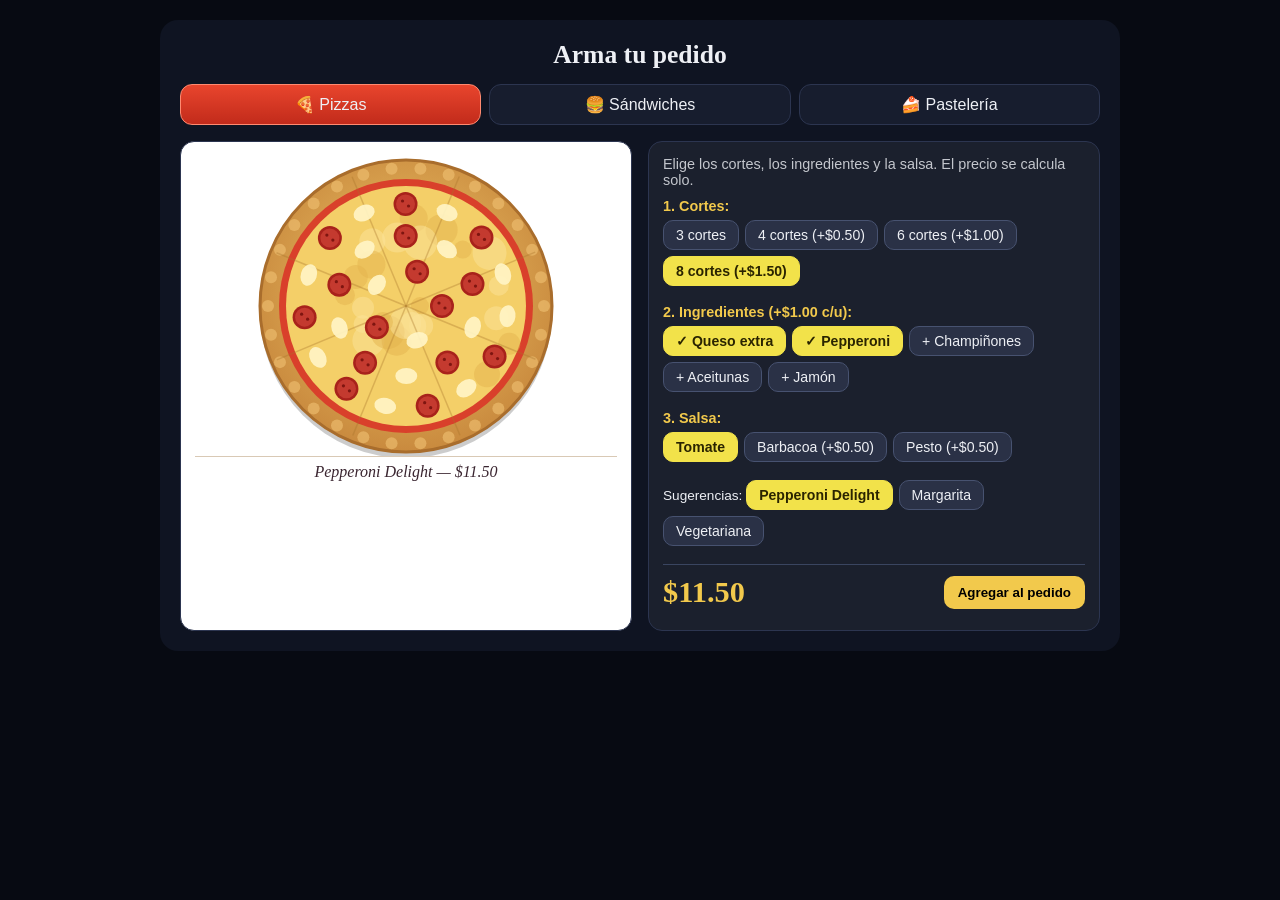
<file: belen.html>
<!DOCTYPE html>
<html lang="es">
<head>
<meta charset="UTF-8">
<meta name="viewport" content="width=device-width, initial-scale=1">
<title>Módulo: menú interactivo</title>
</head>
<body style="margin:0;background:#070a12">
<!-- ===== INICIO DEL MÓDULO: MENÚ INTERACTIVO (copia desde aquí) ===== -->
<style>
#dm{--r:#d93a2b;--g:#f2c94c;background:#0f1422;color:#eef0f5;font-family:"Segoe UI",Roboto,Arial,sans-serif;border-radius:18px;padding:20px;max-width:960px;margin:20px auto;box-sizing:border-box}
#dm *{box-sizing:border-box}
#dm h2{font-family:Georgia,serif;text-align:center;margin:0 0 14px;font-size:1.6rem}
#dm .dm-tabs{display:flex;gap:8px;margin-bottom:16px;flex-wrap:wrap}
#dm .dm-tab{flex:1;min-width:100px;background:#171d2e;border:1px solid #2c3550;color:#eef0f5;border-radius:12px;padding:10px;cursor:pointer;font-size:1rem}
#dm .dm-tab.on{background:linear-gradient(#e8452d,#c22b1b);border-color:#ff8a70}
#dm .dm-grid{display:grid;grid-template-columns:1fr 1fr;gap:16px}
@media(max-width:700px){#dm .dm-grid{grid-template-columns:1fr}}
#dm .dm-card{background:rgba(255,255,255,.05);border:1px solid #2c3550;border-radius:14px;padding:14px}
#dm .dm-book{background:#fff;color:#3a2530;text-align:center}
#dm .dm-book svg{width:100%;max-width:300px;display:block;margin:0 auto}
#dm #dm-cap{font-family:Georgia,serif;font-style:italic;border-top:1px solid #d9c9b5;padding-top:6px}
#dm #dm-ex{margin:0 0 10px;font-size:.9rem;opacity:.8}
#dm .dm-og{margin-bottom:12px}
#dm .dm-og b{display:block;color:var(--g);margin-bottom:6px;font-size:.9rem}
#dm .dm-opt{background:#2a3146;border:1px solid #475270;color:#eef0f5;border-radius:10px;padding:6px 12px;margin:0 6px 6px 0;cursor:pointer;font-size:.88rem}
#dm .dm-opt.on{background:#f2e24a;color:#2a2400;border-color:#f2e24a;font-weight:700}
#dm .dm-sug{font-size:.85rem;margin-bottom:12px}
#dm .dm-tot{display:flex;justify-content:space-between;align-items:center;border-top:1px solid #3a4560;padding-top:10px}
#dm #dm-total{font-family:Georgia,serif;font-size:1.9rem;color:var(--g)}
#dm #dm-add{background:var(--g);border:0;border-radius:10px;padding:9px 14px;font-weight:700;cursor:pointer}
#dm #dm-cart{display:block;margin-top:6px;opacity:.7}
#dm .steam{opacity:0}
#dm .anim .ly{animation:dmDrop .7s cubic-bezier(.25,.9,.3,1.25) both;animation-delay:calc(var(--i)*.12s)}
#dm .anim .rise{animation:dmRise .9s ease both;transform-origin:150px 270px}
#dm .anim .steam{animation:dmSteam 3s ease-in infinite;animation-delay:var(--d)}
#dm .dm-book.flip{animation:dmFlip .8s cubic-bezier(.2,.8,.2,1) both;transform-origin:left center}
@keyframes dmDrop{from{transform:translateY(-140px) rotate(-6deg);opacity:0}to{transform:none;opacity:1}}
@keyframes dmRise{from{transform:translateY(60px) scale(.6);opacity:0}}
@keyframes dmSteam{0%{opacity:0;transform:translateY(8px)}40%{opacity:.55}100%{opacity:0;transform:translateY(-26px)}}
@keyframes dmFlip{from{transform:perspective(1100px) rotateY(-70deg);opacity:.2}to{transform:none}}
@media (prefers-reduced-motion:reduce){#dm .anim *,#dm .flip{animation:none!important}}
</style>
<section id="dm">
 <h2>Arma tu pedido</h2>
 <div class="dm-tabs" id="dm-tabs"></div>
 <div class="dm-grid">
  <div class="dm-card dm-book anim" id="dm-book"><svg id="dm-art" viewBox="0 0 300 300" role="img" aria-label="Tu plato"></svg><div id="dm-cap"></div></div>
  <div class="dm-card">
   <p id="dm-ex"></p>
   <div id="dm-opts"></div>
   <div class="dm-sug">Sugerencias: <span id="dm-sug"></span></div>
   <div class="dm-tot"><b id="dm-total"></b><button type="button" id="dm-add">Agregar al pedido</button></div>
   <small id="dm-cart"></small>
  </div>
 </div>
</section>
<script>
(function(){
 /* Dibujo de la pizza */
 var T={"Queso extra":1,"Pepperoni":1,"Champiñones":1,"Aceitunas":1,"Jamón":1};
 var slots=[];[[36,5,0],[70,10,.31],[102,15,.1]].forEach(function(r){for(var j=0;j<r[1];j++){var a=r[2]+j*6.2832/r[1];slots.push({x:150+Math.cos(a)*r[0],y:150+Math.sin(a)*r[0],a:a})}});
 function piece(n,x,y,a){var d=(a*180/Math.PI+90).toFixed(0),rot=' transform="rotate('+d+' '+x+' '+y+')"';
  if(n==="Pepperoni")return '<circle cx="'+x+'" cy="'+y+'" r="12" fill="#a8221b"/><circle cx="'+x+'" cy="'+y+'" r="9.5" fill="#c43a2f"/><circle cx="'+(x-3)+'" cy="'+(y-3)+'" r="1.6" fill="#7e1510"/><circle cx="'+(x+3)+'" cy="'+(y+2)+'" r="1.6" fill="#7e1510"/>';
  if(n==="Champiñones")return '<g'+rot+'><path d="M'+(x-11)+' '+(y+2)+' Q'+(x-11)+' '+(y-10)+' '+x+' '+(y-10)+' Q'+(x+11)+' '+(y-10)+' '+(x+11)+' '+(y+2)+' Z" fill="#eadfc8"/><rect x="'+(x-3)+'" y="'+(y+2)+'" width="6" height="8" rx="2" fill="#d6c8aa"/></g>';
  if(n==="Aceitunas")return '<circle cx="'+x+'" cy="'+y+'" r="7" fill="#1f1f1f"/><circle cx="'+x+'" cy="'+y+'" r="3" fill="#f4cf68"/>';
  if(n==="Jamón")return '<rect x="'+(x-10)+'" y="'+(y-7)+'" width="20" height="14" rx="4" fill="#f2a6a6"'+rot+'/><rect x="'+(x-6)+'" y="'+(y-3)+'" width="12" height="3" rx="1.5" fill="#f9c9c9"'+rot+'/>';
  return '<ellipse cx="'+x+'" cy="'+y+'" rx="11" ry="8" fill="#fff4c4" opacity=".92"'+rot+'/>';}
 function pizzaSvg(sauce,list,pid,cuts){cuts=cuts||8;
  var s='<defs><radialGradient id="'+pid+'c" cx="50%" cy="45%" r="55%"><stop offset="0" stop-color="#f1c86a"/><stop offset="1" stop-color="#c98a3e"/></radialGradient></defs>';
  s+='<circle cx="150" cy="156" r="146" fill="#000" opacity=".2"/><circle cx="150" cy="150" r="146" fill="url(#'+pid+'c)" stroke="#a96d2c" stroke-width="3"/>';
  for(var k=0;k<30;k++){var q=k*6.2832/30;s+='<circle cx="'+(150+Math.cos(q)*138)+'" cy="'+(150+Math.sin(q)*138)+'" r="6" fill="#f0c273" opacity=".6"/>'}
  s+='<circle cx="150" cy="150" r="127" fill="'+sauce+'"/><circle cx="150" cy="150" r="120" fill="#f4cf68"/>';
  for(var k=0;k<24;k++){var q=k*2.4,rr=14+(k*37)%100;s+='<circle cx="'+(150+Math.cos(q)*rr)+'" cy="'+(150+Math.sin(q)*rr)+'" r="'+(9+(k*7)%9)+'" fill="'+(k%2?"#fbe49a":"#e3b44e")+'" opacity=".5"/>'}
  for(var k=0;k<cuts;k++){var q=k*Math.PI*2/cuts+.39;s+='<line x1="150" y1="150" x2="'+(150+Math.cos(q)*140)+'" y2="'+(150+Math.sin(q)*140)+'" stroke="#a9742a" stroke-width="1.5" opacity=".35"/>'}
  var m=list.length,step=m===1?2:m;
  list.forEach(function(n,idx){slots.forEach(function(p,i){if(i%step===idx%step)s+='<g class="ly" style="--i:'+((i%10)*.5)+'">'+piece(n,p.x,p.y,p.a)+'</g>'})});
  return s}

 function cakeSvg(tiers,spv,flv,frv,decos){
  var s='<ellipse cx="150" cy="272" rx="135" ry="14" fill="#cfd8cb"/>';
  for(var i=0;i<tiers;i++){var w=200-i*55,h=56,y=262-(i+1)*h,x=150-w/2;
   s+='<rect x="'+x+'" y="'+y+'" width="'+w+'" height="'+h+'" rx="6" fill="'+spv+'"/>';
   s+='<rect x="'+x+'" y="'+(y+h/2-4)+'" width="'+w+'" height="8" fill="'+flv+'"/>';
   s+='<rect x="'+(x-3)+'" y="'+(y-5)+'" width="'+(w+6)+'" height="16" rx="8" fill="'+frv+'"/>';for(var d=0;d<5;d++)s+='<rect x="'+(x+8+d*(w-30)/4)+'" y="'+(y+6)+'" width="10" height="'+(12+(d*7)%9)+'" rx="5" fill="'+frv+'"/>';s+='<rect x="'+x+'" y="'+y+'" width="14" height="'+h+'" rx="6" fill="#fff" opacity=".14"/>';}
  var topW=200-(tiers-1)*55,topY=262-tiers*56-5;
  if(decos.indexOf("Chispas")>-1){var cols=["#e63946","#2a9d8f","#f4d35e","#3a86ff","#ff70a6"];for(var j=0;j<14;j++)s+='<rect x="'+(150-topW/2+8+j*(topW-16)/13)+'" y="'+(topY+3+(j%2)*5)+'" width="6" height="3" rx="1.5" fill="'+cols[j%5]+'"/>';}
  if(decos.indexOf("Fresas")>-1)[-.4,0,.4].forEach(function(o){var cx=150+o*topW;s+='<path d="M'+(cx-9)+' '+(topY-12)+' Q'+cx+' '+(topY+8)+' '+(cx+9)+' '+(topY-12)+' Z" fill="#d62839"/><rect x="'+(cx-4)+'" y="'+(topY-15)+'" width="8" height="4" fill="#2f6b3a"/>'});
  if(decos.indexOf("Cerezas")>-1)[-.18,.18].forEach(function(o){var cx=150+o*topW;s+='<path d="M'+cx+' '+(topY-8)+' q4 -14 12 -16" stroke="#2f6b3a" stroke-width="2" fill="none"/><circle cx="'+cx+'" cy="'+(topY-4)+'" r="8" fill="#8b0a1a"/>'});
  if(decos.indexOf("Velas")>-1)[-.3,0,.3].forEach(function(o){var cx=150+o*topW;s+='<rect x="'+(cx-3)+'" y="'+(topY-26)+'" width="6" height="24" fill="#5bc0eb"/><ellipse cx="'+cx+'" cy="'+(topY-32)+'" rx="4" ry="6" fill="#ffb703"/>'});
  return s}

 var LY={
  pan:[26,function(b){return '<path d="M42 '+(b-26)+'H258Q262 '+b+' 220 '+b+'H80Q38 '+b+' 42 '+(b-26)+'Z" fill="#d99a4b"/><rect x="52" y="'+(b-21)+'" width="196" height="5" rx="2.5" fill="#f1c27a" opacity=".6"/>'}],
  tapa:[62,function(b){return '<path d="M38 '+b+'Q38 '+(b-66)+' 150 '+(b-66)+'Q262 '+(b-66)+' 262 '+b+'Z" fill="#dc9a45"/><ellipse cx="110" cy="'+(b-44)+'" rx="46" ry="12" fill="#f4c887" opacity=".55"/>'+[[100,48],[140,56],[180,50],[212,34],[78,30],[125,28],[165,32]].map(function(e){return '<ellipse cx="'+e[0]+'" cy="'+(b-e[1])+'" rx="4" ry="2" fill="#fff3d0"/>'}).join("")}],
  carne:[24,function(b){return '<rect x="46" y="'+(b-24)+'" width="208" height="24" rx="12" fill="#5a3320"/>'+[70,100,130,160,190,220].map(function(x,k){return '<ellipse cx="'+x+'" cy="'+(b-8-(k%2)*8)+'" rx="7" ry="3" fill="#3a2013"/>'}).join("")+'<rect x="60" y="'+(b-21)+'" width="90" height="3" rx="1.5" fill="#8a5a3c" opacity=".7"/>'}],
  queso:[12,function(b){return '<path d="M44 '+(b-10)+'H256V'+b+'H228L216 '+(b+10)+'L204 '+b+'H44Z" fill="#f6c63c"/><rect x="60" y="'+(b-8)+'" width="80" height="2" fill="#fff0a8" opacity=".8"/>'}],
  tomate:[12,function(b){return '<rect x="52" y="'+(b-12)+'" width="196" height="12" rx="6" fill="#d93a2b"/><rect x="72" y="'+(b-9)+'" width="60" height="3" rx="1.5" fill="#f08a7a" opacity=".7"/>'}],
  lechuga:[18,function(b){return '<path d="M44 '+(b-6)+'Q60 '+(b-26)+' 76 '+(b-8)+'T108 '+(b-8)+'T140 '+(b-8)+'T172 '+(b-8)+'T204 '+(b-8)+'T236 '+(b-8)+'L256 '+(b-4)+'L250 '+b+'Q150 '+(b+4)+' 50 '+b+'Z" fill="#6bbf4a" stroke="#8fd46a" stroke-width="2"/>'}],
  cebolla:[6,function(b){return '<rect x="64" y="'+(b-6)+'" width="172" height="6" rx="3" fill="#ead7f2" stroke="#b99ac9"/>'}],
  jamon:[10,function(b){return '<path d="M46 '+(b-8)+'Q96 '+(b-18)+' 150 '+(b-8)+'T254 '+(b-8)+'V'+b+'H46Z" fill="#f2a0a0"/>'}],
  pollo:[26,function(b){return '<rect x="48" y="'+(b-26)+'" width="204" height="26" rx="13" fill="#d99a3a"/>'+[72,104,138,172,204,230].map(function(x,k){return '<circle cx="'+x+'" cy="'+(b-8-(k%2)*8)+'" r="5" fill="#b87a28"/>'}).join("")}],
  pan2:[22,function(b){return '<rect x="50" y="'+(b-22)+'" width="200" height="22" rx="9" fill="#ead09a" stroke="#c99a55" stroke-width="4"/>'}]
 };
 function steam(xs,y){return xs.map(function(x,k){return '<path class="steam" style="--d:'+(k*.7)+'s" d="M'+x+' '+y+'q-12 -18 0 -34t0 -34" stroke="#fff" stroke-width="5" fill="none" stroke-linecap="round"/>'}).join("")}
 function stackSvg(L){var y=252,s='<ellipse cx="150" cy="264" rx="125" ry="14" fill="#000" opacity=".25"/><ellipse cx="150" cy="258" rx="120" ry="12" fill="#f3f1ec"/>';
  L.forEach(function(n,i){var d=LY[n],b=y;y-=d[0];s+='<g class="ly" style="--i:'+i+'">'+d[1](b)+'</g>'});return s+steam([110,150,190],y-4)}

 /* ===== DATOS: aquí se cambian categorías, opciones y precios ===== */
 var SM={"Carne":"carne","Queso":"queso","Jamón":"jamon","Pollo":"pollo","Tomate":"tomate","Lechuga":"lechuga","Cebolla":"cebolla"};
 var uid=0;
 var CATS=[
  {id:"pizzas",t:"🍕 Pizzas",base:8,
   g1:["1. Cortes:",[["3 cortes",0,3],["4 cortes",.5,4],["6 cortes",1,6],["8 cortes",1.5,8]]],
   g2:["2. Ingredientes (+$1.00 c/u):",["Queso extra","Pepperoni","Champiñones","Aceitunas","Jamón"]],
   g3:["3. Salsa:",[["Tomate",0,"#d9402b"],["Barbacoa",.5,"#7a3b1e"],["Pesto",.5,"#6fa84a"]]],
   ex:"Elige los cortes, los ingredientes y la salsa. El precio se calcula solo."},
  {id:"sandwiches",t:"🍔 Sándwiches",base:4,
   g1:["1. Cortes:",[["Entero",0],["2 cortes",.5],["4 cortes",1]]],
   g2:["2. Ingredientes (+$1.00 c/u):",["Carne","Queso","Jamón","Pollo","Tomate","Lechuga","Cebolla"]],
   g3:["3. Salsa:",[["Mayonesa",0],["BBQ",.5],["Picante",.5]]],
   ex:"Cada ingrediente se apila entre los panes."},
  {id:"pasteleria",t:"🍰 Pastelería",base:8,
   g1:["1. Porciones:",[["3 porciones",0,3],["4 porciones",2,4],["6 porciones",4,6]]],
   g2:["2. Decoraciones (+$1.00 c/u):",["Fresas","Cerezas","Chispas","Velas"]],
   g3:["3. Bizcocho:",[["Vainilla",0,"#f3d9a4","#fff8ee"],["Chocolate",0,"#6b3f26","#8a5a3c"],["Fresa",0,"#f4a7b9","#f7b6cf"]]],
   ex:"Elige las porciones, el bizcocho y las decoraciones."}];
 /* Sugerencias: [categoría, nombre, índice de g1, ingredientes, índice de g3] */
 var SUG=[
  ["pizzas","Pepperoni Delight",3,["Pepperoni","Queso extra"],0],["pizzas","Margarita",1,["Queso extra","Aceitunas"],0],["pizzas","Vegetariana",2,["Champiñones","Aceitunas"],0],
  ["sandwiches","Cheeseburger",0,["Carne","Queso","Tomate","Lechuga"],0],["sandwiches","Club",2,["Jamón","Queso","Tomate","Lechuga"],0],["sandwiches","Pollo crujiente",0,["Pollo","Lechuga","Tomate"],1],
  ["pasteleria","Chocolate y berries",1,["Fresas","Cerezas"],1],["pasteleria","Pastel de fresa",2,["Fresas","Chispas"],2],["pasteleria","Cumpleaños",1,["Velas","Chispas"],0]];
 /* ===== FIN DE DATOS ===== */

 var $=function(i){return document.getElementById(i)},ci=0,sn="",st={g1:0,g2:[],g3:0},cart={n:0,t:0};
 function draw(c,s){var g1=c.g1[1][s.g1],g3=c.g3[1][s.g3];
  if(c.id==="pizzas")return pizzaSvg(g3[2],s.g2,"dmp"+(uid++),g1[2])+steam([110,150,190],90);
  if(c.id==="sandwiches")return stackSvg(["pan2"].concat(s.g2.map(function(n){return SM[n]}),["pan2"]));
  var n=g1[2],h='<g class="rise">'+cakeSvg(2,g3[2],"#fff3d6",g3[3],s.g2)+'</g>';
  for(var i=1;i<n;i++){var x=50+i*200/n;h+='<line x1="'+x+'" y1="'+((x>77&&x<223)?152:208)+'" x2="'+x+'" y2="262" stroke="#fff" stroke-width="2.5" stroke-dasharray="6 5" opacity=".85"/>'}return h}
 function price(c,s){return c.base+c.g1[1][s.g1][1]+s.g2.length+c.g3[1][s.g3][1]}
 function btn(g,i,txt,on,n){return '<button type="button" class="dm-opt'+(on?' on':'')+'" data-g="'+g+'" data-i="'+i+'" data-n="'+(n||"")+'">'+txt+'</button>'}
 function opts(){var c=CATS[ci];
  var a=c.g1[1].map(function(o,i){return btn(1,i,o[0]+(o[1]?' (+$'+o[1].toFixed(2)+')':''),st.g1===i)}).join("");
  var b=c.g2[1].map(function(o){var on=st.g2.indexOf(o)>-1;return btn(2,0,(on?'✓ ':'+ ')+o,on,o)}).join("");
  var d=c.g3[1].map(function(o,i){return btn(3,i,o[0]+(o[1]?' (+$'+o[1].toFixed(2)+')':''),st.g3===i)}).join("");
  $("dm-opts").innerHTML='<div class="dm-og"><b>'+c.g1[0]+'</b>'+a+'</div><div class="dm-og"><b>'+c.g2[0]+'</b>'+b+'</div><div class="dm-og"><b>'+c.g3[0]+'</b>'+d+'</div>';
  $("dm-sug").innerHTML=SUG.map(function(s,i){return s[0]===c.id?'<button type="button" class="dm-opt'+(s[1]===sn?' on':'')+'" data-s="'+i+'">'+s[1]+'</button>':""}).join("")}
 function art(){var c=CATS[ci];$("dm-art").innerHTML=draw(c,st);$("dm-total").textContent="$"+price(c,st).toFixed(2);$("dm-cap").textContent=(sn||c.t)+" — $"+price(c,st).toFixed(2)}
 function full(flip){[].forEach.call($("dm-tabs").children,function(b,i){b.classList.toggle("on",i===ci)});$("dm-ex").textContent=CATS[ci].ex;opts();
  var bk=$("dm-book");if(flip){bk.classList.remove("flip");void bk.offsetWidth;bk.classList.add("flip")}art()}
 function setCat(i){ci=i;var c=CATS[i];sn="";st={g1:0,g2:[],g3:0};full(true)}
 function loadSug(i){var s=SUG[i];ci=0;CATS.forEach(function(c,k){if(c.id===s[0])ci=k});sn=s[1];st={g1:s[2],g2:s[3].slice(),g3:s[4]};full(true)}
 CATS.forEach(function(c){$("dm-tabs").insertAdjacentHTML("beforeend",'<button type="button" class="dm-tab">'+c.t+'</button>')});
 $("dm").addEventListener("click",function(e){
  var t=e.target.closest("button");if(!t)return;
  if(t.classList.contains("dm-tab"))return setCat([].indexOf.call($("dm-tabs").children,t));
  if(t.dataset.s)return loadSug(+t.dataset.s);
  if(t.id==="dm-add"){cart.n++;cart.t+=price(CATS[ci],st);$("dm-cart").textContent="Pedido: "+cart.n+" · $"+cart.t.toFixed(2);t.textContent="¡Agregado! ✓";setTimeout(function(){t.textContent="Agregar al pedido"},900);return}
  if(!t.dataset.g)return;
  var c=CATS[ci],g=t.dataset.g;sn="";
  if(g==="1")st.g1=+t.dataset.i;else if(g==="3")st.g3=+t.dataset.i;
  else{var n=t.dataset.n,a=st.g2.indexOf(n)>-1?st.g2.filter(function(x){return x!==n}):st.g2.concat(n);st.g2=c.g2[1].filter(function(x){return a.indexOf(x)>-1})}
  opts();art()});
 loadSug(0);
})();
</script>
<!-- ===== FIN DEL MÓDULO (hasta aquí) ===== -->
</body>
</html>
</file>
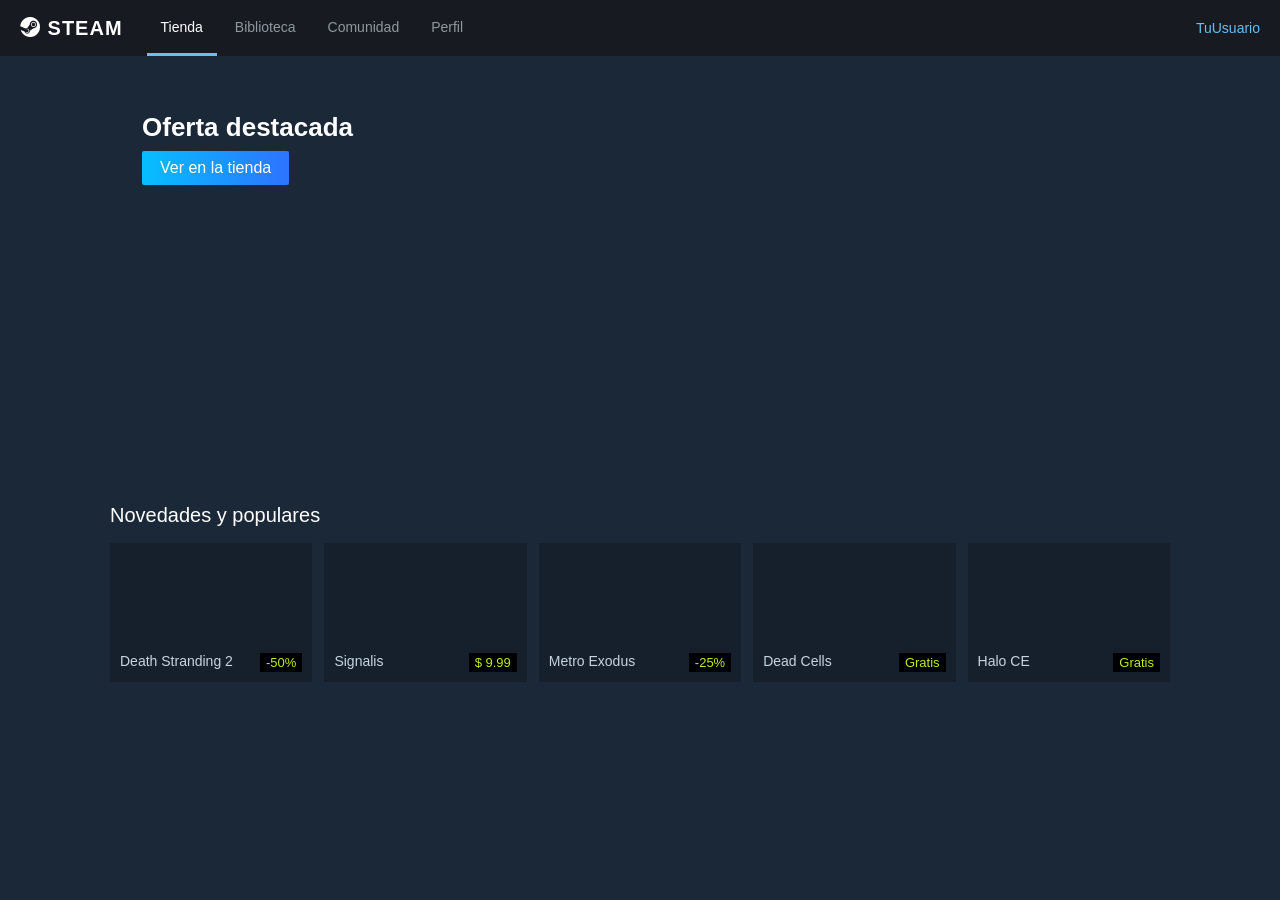
<file: shopsteam.html>
<!DOCTYPE html>
<html lang="es">
<head>
<meta charset="UTF-8">
<meta name="viewport" content="width=device-width, initial-scale=1">
<title>Steam</title>
<!-- Enlace CDN para Bootstrap Icons -->
<link rel="stylesheet" href="https://cdn.jsdelivr.net/npm/bootstrap-icons@1.11.3/font/bootstrap-icons.min.css">

<style>
  :root {
    --fondo: #1b2838;
    --barra: #171a21;
    --panel: #16202d;
    --panel2: #2a475e;
    --azul: #66c0f4;
    --texto: #c7d5e0;
    --tenue: #8f98a0;
    --verde: #5ba32b;
    --verde-osc: #3f7a1c;

  }
  * { box-sizing: border-box; margin: 0; padding: 0; }
  body {
    font-family: "Motiva Sans", Arial, Helvetica, sans-serif;
    background: var(--fondo);
    color: var(--texto);
    min-height: 100vh;
  }
  button { font: inherit; cursor: pointer; border: 0; }

  /* ---------- Barra superior ---------- */
  header {
    background: var(--barra);
    display: flex;
    align-items: center;
    gap: 24px;
    padding: 0 20px;
    height: 56px;
    position: sticky;
    top: 0;
    z-index: 5;
  }
  .logo { font-size: 20px; font-weight: bold; color: #fff; letter-spacing: 1px; }
  nav { display: flex; gap: 4px; }
  .nav-btn {
    background: none;
    color: var(--tenue);
    padding: 18px 14px;
    font-size: 14px;
    border-bottom: 3px solid transparent;
  }
  .nav-btn:hover { color: #fff; }
  .nav-btn.activo { color: #fff; border-bottom-color: var(--azul); }
  .usuario { margin-left: auto; font-size: 14px; color: var(--azul); }

  /* ---------- Secciones ---------- */
  main { max-width: 1100px; margin: 0 auto; padding: 24px 20px; }
  .seccion { display: none; }
  .seccion.activa { display: block; }
  h2 { color: #fff; font-size: 20px; font-weight: normal; margin-bottom: 16px; }

  /* ---------- Tienda ---------- */
  .destacado {
    padding: 32px;
    margin-bottom: 24px;
    background-image: url(https://wallpapercave.com/wp/wp14567184.jpg);
    background-size: cover;
    min-height: 400px;
  }
  .destacado h3 { color: #fff; font-size: 26px; margin-bottom: 8px; }
  .btn-azul {
    background: linear-gradient(90deg, #06bfff, #2d73ff);
    color: #fff;
    padding: 8px 18px;
    border-radius: 2px;
  }
  .rejilla { display: grid; grid-template-columns: repeat(auto-fill, minmax(190px, 1fr)); gap: 12px; }
  .tarjeta { background: var(--panel); }
  .tarjeta .img {
    height: 90px;
    background: var(--panel2);
    display: flex;
    align-items: center;
    justify-content: center;
    font-size: 28px;
    color: #fff;
  }
  .tarjeta .info { padding: 10px; display: flex; justify-content: space-between; font-size: 14px; }
  .precio { background: #000; color: #beee11; padding: 2px 6px; font-size: 13px; }

  /* ---------- Biblioteca ---------- */
  .biblioteca { display: grid; grid-template-columns: 260px 1fr; gap: 16px; }
  .lateral { background: var(--panel); padding: 12px; }
  .lateral input {
    width: 100%;
    background: var(--barra);
    border: 1px solid var(--panel2);
    color: var(--texto);
    padding: 8px;
    margin-bottom: 10px;
  }
  #lista-juegos { list-style: none; }
  .juego { padding: 8px 10px; cursor: pointer; font-size: 14px; }
  .juego:hover { background: var(--panel2); color: #fff; }
  .juego.seleccionado { background: var(--panel2); color: #fff; }

  .detalle { background: var(--panel); }
  .portada {
    height: 220px;
    background: linear-gradient(135deg, var(--panel2), var(--barra)) center / cover;
    display: flex;
    align-items: flex-end;
    padding: 20px;
  }
  .portada h3 { font-size: 30px; color: #fff; text-shadow: 0 2px 6px #000; }
  .barra-jugar { display: flex; align-items: center; gap: 24px; padding: 16px 20px; background: #0e141b; }
  .btn-jugar { background: var(--verde); color: #fff; padding: 12px 36px; font-size: 16px; border-radius: 2px; }
  .btn-jugar:hover { background: var(--verde-osc); }
  .dato { font-size: 12px; color: var(--tenue); }
  .dato b { display: block; color: #fff; font-size: 14px; font-weight: normal; }
  #juego-desc { padding: 20px; line-height: 1.5; }

  /* ---------- Comunidad y perfil ---------- */
  .publicacion { background: var(--panel); padding: 14px; margin-bottom: 10px; }
  .publicacion b { color: var(--azul); }
  .perfil { display: flex; gap: 20px; align-items: center; background: var(--panel); padding: 24px; }
  .avatar {
    width: 96px; height: 96px;
    background: var(--panel2);
    display: flex; align-items: center; justify-content: center;
    font-size: 40px; color: #fff;
  }
  .perfil h3 { color: #fff; margin-bottom: 8px; }

  @media (max-width: 700px) {
    .biblioteca { grid-template-columns: 1fr; }
    .usuario { display: none; }
    .nav-btn { padding: 18px 8px; font-size: 13px; }
  }
  /*Enlaces*/
  a {
    text-decoration: none;
    color: white;
  }
/*Imagenes*/
.imgd  {
   background-size: cover;
  min-height: 100px;
}
.img1 {
  background-image: url(https://wallpapercave.com/wp/wp14567184.jpg);
}
.img2 {
  background-image: url(https://wallpapercave.com/wp/wp11647626.jpg) ;
}
.img3 {
  background-image: url(https://wallpapercave.com/wp/wp3973740.jpg);
}
.img4 {
  background-image: url(https://wallpapercave.com/wp/wp3589145.jpg);
}
.img5 {
  background-image: url(https://wallpapercave.com/uwp/uwp5090488.png);
}
</style>
</head>
<body>

<header>
  <div class="logo"><i class="bi bi-steam"></i> STEAM</div>
  <nav>
    <button class="nav-btn activo" data-seccion="tienda">Tienda</button>
    <button class="nav-btn" data-seccion="biblioteca">Biblioteca</button>
    <button class="nav-btn" data-seccion="comunidad">Comunidad</button>
    <button class="nav-btn" data-seccion="perfil">Perfil</button>
  </nav>
  <span class="usuario">TuUsuario</span>
</header>

<main>

  <!-- TIENDA -->
  <section id="tienda" class="seccion activa">
    <div class="destacado">
      <h3>Oferta destacada</h3>
      <button class="btn-azul" ><a href="#ds">Ver en la tienda</a></button>
    </div>
    <h2>Novedades y populares</h2>
    <div class="rejilla">
      <div class="tarjeta"><div class=" imgd img1"></div><div class="info"><span id="ds">Death Stranding 2</span><span class="precio">-50%</span></div></div>
      <div class="tarjeta"><div class=" imgd img2"></div><div class="info"><span>Signalis</span><span class="precio">$ 9.99</span></div></div>
      <div class="tarjeta"><div class=" imgd img3"></div><div class="info"><span>Metro Exodus</span><span class="precio">-25%</span></div></div>
      <div class="tarjeta"><div class=" imgd img4" ></div><div class="info"><span>Dead Cells</span><span class="precio">Gratis</span></div></div>
      <div class="tarjeta"><div class=" imgd img5" ></div><div class="info"><span>Halo CE</span><span class="precio">Gratis</span></div></div>
    </div>
  </section>

  <!-- BIBLIOTECA -->
  <section id="biblioteca" class="seccion">
    <div class="biblioteca">

      <aside class="lateral">
        <input type="search" id="buscador" placeholder="Buscar juego...">

        <!--
          PARA AÑADIR UN JUEGO: copia una línea <li class="juego"> y cambia sus datos.
          data-horas  = horas jugadas
          data-ultima = última vez que jugaste
          data-img    = ruta de la portada (déjalo vacío si no tienes)
          data-desc   = descripción corta
        -->
        <ul id="lista-juegos">
          <li class="juego" data-horas="120" data-ultima="Hoy" data-img="" data-desc="Descripción de ejemplo del primer juego de tu biblioteca.">Half-Life 2</li>
        </ul>
      </aside>

      <article class="detalle">
        <div class="portada" id="juego-portada"><h3 id="juego-titulo"></h3></div>
        <div class="barra-jugar">
          <button class="btn-jugar">▶ JUGAR</button>
          <div class="dato">ÚLTIMA SESIÓN<b id="juego-ultima"></b></div>
          <div class="dato">TIEMPO DE JUEGO<b id="juego-horas"></b></div>
        </div>
        <p id="juego-desc"></p>
      </article>

    </div>
  </section>

  <!-- COMUNIDAD -->
  <section id="comunidad" class="seccion">
    <h2>Actividad de la comunidad</h2>
    <div class="publicacion"><b>str </b>Juega Half-Life 2.</div>
  </section>

  <!-- PERFIL -->
  <section id="perfil" class="seccion">
    <h2>Perfil</h2>
    <div class="perfil">
      <div class="avatar">T</div>
      <div>
        <h3>TuUsuario</h3>
        <p>Nivel 10</p>
        <p>Juegos en biblioteca: <b id="total-juegos"></b></p>
      </div>
    </div>
  </section>

</main>

<script>
  // ----- paginacon en una pestaña lol -----
  const botonesNav = document.querySelectorAll('.nav-btn');
  const secciones = document.querySelectorAll('.seccion');

  botonesNav.forEach(function (boton) {
    boton.addEventListener('click', function () {
      botonesNav.forEach(function (b) { b.classList.remove('activo'); });
      secciones.forEach(function (s) { s.classList.remove('activa'); });
      boton.classList.add('activo');
      document.getElementById(boton.dataset.seccion).classList.add('activa');
    });
  });

  // ----- Biblioteca: todo lo que tenga la clase .juego se muestra aquí -----
  const juegos = document.querySelectorAll('.juego');

  function mostrarJuego(juego) {
    juegos.forEach(function (j) { j.classList.remove('seleccionado'); });
    juego.classList.add('seleccionado');

    document.getElementById('juego-titulo').textContent = juego.textContent;
    document.getElementById('juego-horas').textContent = juego.dataset.horas + ' h';
    document.getElementById('juego-ultima').textContent = juego.dataset.ultima;
    document.getElementById('juego-desc').textContent = juego.dataset.desc;

    const portada = document.getElementById('juego-portada');
    portada.style.backgroundImage = juego.dataset.img ? 'url(' + juego.dataset.img + ')' : '';
  }

  juegos.forEach(function (juego) {
    juego.addEventListener('click', function () { mostrarJuego(juego); });
  });

  // Buscador (por estudiar)
  document.getElementById('buscador').addEventListener('input', function (e) {
    const texto = e.target.value.toLowerCase();
    juegos.forEach(function (j) {
      j.style.display = j.textContent.toLowerCase().includes(texto) ? '' : 'none';
    });
  });

  // Estado inicial
  if (juegos.length > 0) mostrarJuego(juegos[0]);
  document.getElementById('total-juegos').textContent = juegos.length;
</script>

</body>
</html>
</file>
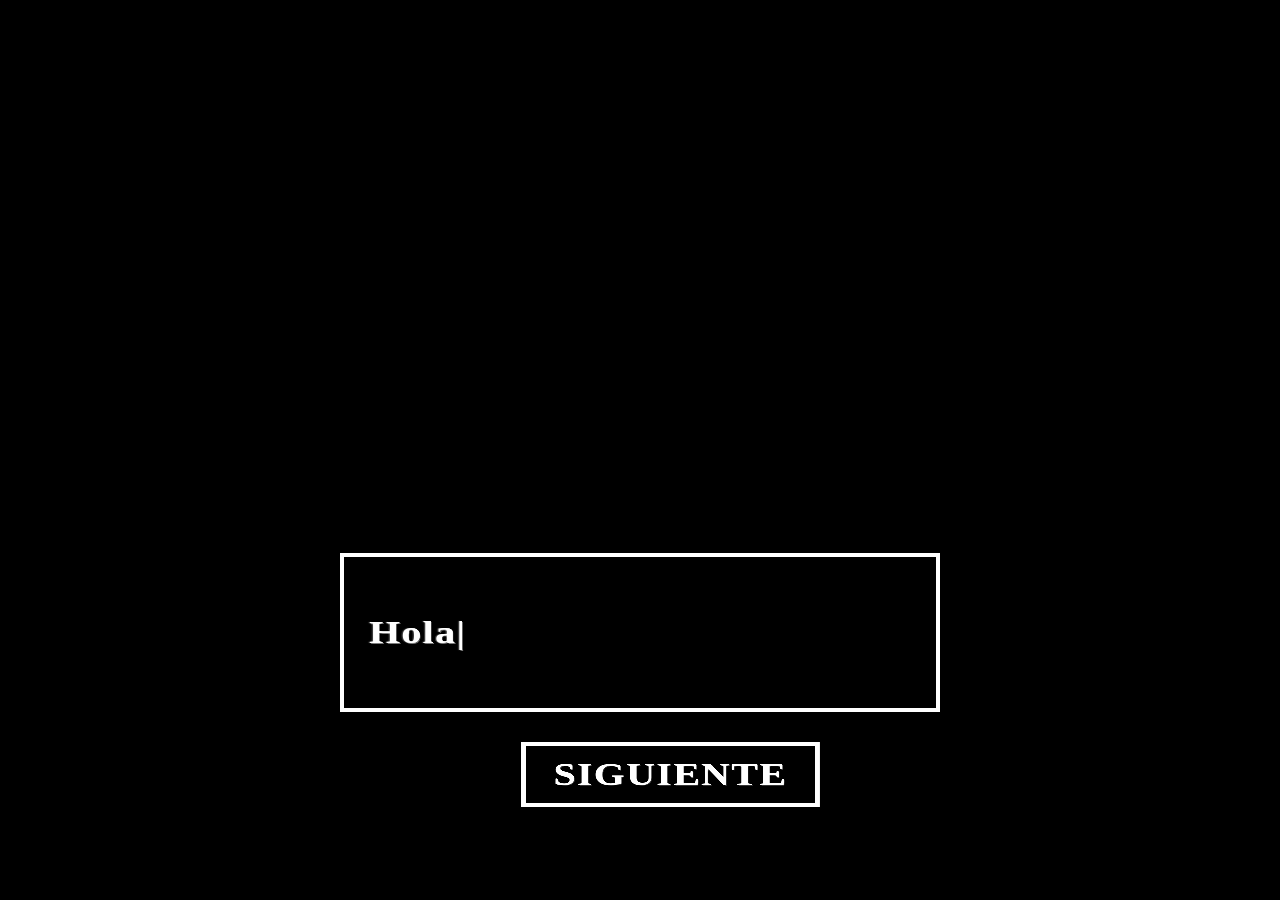
<file: text.html>
<!DOCTYPE html>
<html lang="es">
<head>
  <meta charset="UTF-8">
  <title>Texto progresivo</title>
  <link rel="stylesheet" href="https://cdn.jsdelivr.net/npm/bootstrap-icons@1.13.2/font/bootstrap-icons.min.css">
  <link rel="stylesheet" href="css/cara.css">
<style>
  body {
  background: #000;
  display: flex;
  flex-direction: column;   /* apila: video arriba, caja abajo */
  justify-content: center;
  align-items: center;
  gap: 60px;
  height: 100vh;
  margin: 0;
  overflow: hidden;
}

/* Agrupa la caja y los botones para mantener el gap de 200px con el video */
.grupo {
  display: flex;
  flex-direction: column;
  align-items: center;
  gap: 30px;
  width: 600px;
  max-width: 90vw;
}

.contenedor {
  position: relative;
  width: 100%;
  box-sizing: border-box;
  padding: 25px;
  background: #000;
  color: #fff;
  border: 4px solid #fff;
  animation: glitch-caja 1.5s steps(1) infinite;
}

.video-arriba {
  width: 600px;             /* mismo ancho que la caja */
  max-width: 45vw;
  max-height: 45vh;         /* evita que empuje la caja fuera de pantalla */
  object-fit: cover;
  width: 200px;
}

/* ---------- BOTONES (mismo estilo que la caja) ---------- */
.botones {
  display: flex;
  flex-wrap: wrap;
  justify-content: center;
  gap: 50px;
  width: 100%;
}

.boton {
  position: relative;
  box-sizing: border-box;
  padding: 10px 22px;
  background: #000;
  border: 4px solid #fff;
  font-size: 1.2rem;
  letter-spacing: 1px;
  cursor: pointer;
  animation: glitch-caja 1.5s steps(1) infinite;
  
   font-family: 'Times New Roman', Times, serif;
  font-weight: 900;
  color: #f4f4f4; /* Blanco ligeramente roto (más realista que #fff puro) */
  font-size: 2rem;
  letter-spacing: 1px;

  /* Ensancha la fuente horizontalmente */
  display: inline-block;
  transform: scaleX(1.25);
  transform-origin: left;

  /* Efecto de tinta desgastada / bordes carcomidos */
  filter: contrast(220%) blur(0.45px);
  text-shadow: 
    1px 1px 0px rgba(255, 255, 255, 0.35),
    -1px -0.5px 1px rgba(255, 255, 255, 0.25),
    2px 0px 2px rgba(0, 0, 0, 0.9); /* "Muerde" la letra desde adentro */
}

/* desfasa la animación de cada botón para que no glitcheen todos a la vez */
.boton:nth-child(2) { animation-delay: -0.5s; }
.boton:nth-child(3) { animation-delay: -1s; }
.boton:nth-child(4) { animation-delay: -0.25s; }
.boton:nth-child(5) { animation-delay: -0.75s; }

.boton:hover {
  background: #fff;
  color: #000;
  border-color: #000;
  outline: 4px solid #fff;
}

.boton:active { transform: translate(2px, 2px); }

.contenedor::before,
.contenedor::after,
.boton::before,
.boton::after {
  content: "";
  position: absolute;
  inset: -4px;
  border: 4px solid #fff;
  pointer-events: none;
  opacity: 0;
}

.contenedor::before, .boton::before { animation: glitch-a 1.5s steps(1) infinite; }
.contenedor::after,  .boton::after  { animation: glitch-b 1.5s steps(1) infinite; }

.boton:nth-child(2)::before, .boton:nth-child(2)::after { animation-delay: -0.5s; }
.boton:nth-child(3)::before, .boton:nth-child(3)::after { animation-delay: -1s; }
.boton:nth-child(4)::before, .boton:nth-child(4)::after { animation-delay: -0.25s; }
.boton:nth-child(5)::before, .boton:nth-child(5)::after { animation-delay: -0.75s; }

  #text {
    font-family: 'Times New Roman', Times, serif;
  font-weight: 900;
  color: #f4f4f4; /* Blanco ligeramente roto (más realista que #fff puro) */
  font-size: 2rem;
  letter-spacing: 1px;

  /* Ensancha la fuente horizontalmente */
  display: inline-block;
  transform: scaleX(1.25);
  transform-origin: left;

  /* Efecto de tinta desgastada / bordes carcomidos */
  filter: contrast(220%) blur(0.45px);
  text-shadow: 
    1px 1px 0px rgba(255, 255, 255, 0.35),
    -1px -0.5px 1px rgba(255, 255, 255, 0.25),
    2px 0px 2px rgba(0, 0, 0, 0.9); /* "Muerde" la letra desde adentro */
  }

  #text::after {
    content: "|";
    animation: parpadeo 0.8s infinite;
  }

  @keyframes glitch-caja {
    0%, 100% {
      background: #000; color: #fff; border-color: #fff;
      clip-path: inset(0);
      filter: none;
    }
    10% { clip-path: inset(10% 0 55% 0); }
    14% { clip-path: inset(0); }
    30% {
      background: #fff; color: #000; border-color: #000;
      filter: contrast(2);
    }
    34% {
      background: #000; color: #fff; border-color: #fff;
      filter: none;
    }
    55% { clip-path: inset(60% 0 5% 0); }
    58% { clip-path: inset(0); }
    75% {
      background: #fff; color: #000; border-color: #000;
      clip-path: inset(30% 0 30% 0);
    }
    80% {
      background: #000; color: #fff; border-color: #fff;
      clip-path: inset(0);
    }
  }

  @keyframes glitch-a {
    0%, 100% { opacity: 0; transform: translate(0); }
    12% { opacity: 1; transform: translate(-8px, 3px); }
    16% { opacity: 0; }
    60% { opacity: 1; transform: translate(6px, -4px); }
    64% { opacity: 0; }
  }

  @keyframes glitch-b {
    0%, 100% { opacity: 0; transform: translate(0); }
    32% { opacity: 1; transform: translate(8px, 5px); }
    36% { opacity: 0; }
    78% { opacity: 1; transform: translate(-6px, -3px); }
    82% { opacity: 0; }
  }

  @keyframes parpadeo {
    50% { opacity: 0; }
  }
</style>
</head>
<body>
<div class="video-arriba pixel-video"><div class="pixel-cara"></div></div>

<div class="grupo">
  <div class="contenedor">
    <p id="text"></p>
  </div>

  <!-- Edita data-texto con el mensaje que quieras y el texto del botón con el nombre -->
  <div class="botones">
    <button class="boton" id="siguiente">SIGUIENTE</button>
  </div>
</div>

<script>
  const msg = "Hola"; //Editar mensaje inicial
  const vel = 50; // velocidad de aparicion
  const p = document.getElementById("text");
  let i = 0;
  let actual = msg;
  let timer = null;

  function escribir() {
    if (i < actual.length) {
      p.textContent += actual.charAt(i);
      i++;
      timer = setTimeout(escribir, vel);
    }
  }

  function cambiarTexto(nuevo) {
    clearTimeout(timer);   // corta la escritura anterior
    p.textContent = "";
    actual = nuevo;
    i = 0;
    escribir();
  }

document.querySelectorAll(".boton[data-texto]").forEach(btn => {
  btn.addEventListener("click", () => cambiarTexto(btn.dataset.texto));
});
const textos = [
  "Hola",      // primero 
  "Esto es una prueba del arg",
  "Un arg es un juego de realidad alternativa",
  "Que puede o no basarse en una franquicia existente",
  ".",
  "..",
  "...",
  "Bueno eso es todo",
  "No hay mas comentarios",
  "De verdad no hay mas",
  "De verdad",
  "De verdad xd"     // ultimo
];
let indice = 0;

const btnSiguiente = document.getElementById("siguiente");
btnSiguiente.addEventListener("click", () => {
  if (indice < textos.length - 1) {
    indice++;
    cambiarTexto(textos[indice]);
  }
  if (indice === textos.length - 1) {
    btnSiguiente.disabled = true;
  }
});
  escribir();
</script>
</body>
</html>
</file>
<file: css/cara.css>
/* ---------- VIDEO RECREADO EN CSS (cara pixel art, cuadrícula 40x40) ---------- */
/* Misma posición y tamaño que el <video> original (usa la clase .video-arriba) */
.pixel-video {
  aspect-ratio: 1 / 1;
  overflow: hidden;              /* equivale al object-fit: cover del video */
  container-type: inline-size;   /* permite medir el pixel en función del ancho */
  position: relative;
  background: #000;
}

/* 1 "pixel" = 1/40 del ancho del cuadro (2.5cqw) */
.pixel-cara {
  position: absolute;
  top: 0;
  left: 0;
  font-size: 2.5cqw;
  width: 1.04em;                 /* ligeramente mayor para evitar rendijas entre pixeles */
  height: 1.04em;
  color: #f2f2f2;                /* color de las lineas (las sombras usan currentColor) */
  animation: cara-pixel 5.0417s steps(1) infinite;  /* misma duración que el video */
}

  @keyframes cara-pixel {
    0.0% { box-shadow: 11em 9em,28em 9em,10em 10em,11em 10em,12em 10em,27em 10em,28em 10em,29em 10em,9em 11em,10em 11em,12em 11em,13em 11em,26em 11em,27em 11em,29em 11em,30em 11em,9em 12em,13em 12em,14em 12em,26em 12em,30em 12em,31em 12em,8em 13em,9em 13em,14em 13em,31em 13em,8em 14em,2em 17em,36em 17em,2em 18em,3em 18em,35em 18em,36em 18em,3em 19em,4em 19em,19em 19em,29em 19em,35em 19em,36em 19em,3em 20em,4em 20em,19em 20em,20em 20em,28em 20em,29em 20em,34em 20em,35em 20em,4em 21em,5em 21em,12em 21em,18em 21em,19em 21em,20em 21em,21em 21em,27em 21em,28em 21em,29em 21em,33em 21em,34em 21em,35em 21em,5em 22em,6em 22em,12em 22em,13em 22em,18em 22em,19em 22em,20em 22em,21em 22em,22em 22em,26em 22em,27em 22em,29em 22em,30em 22em,33em 22em,34em 22em,6em 23em,10em 23em,11em 23em,12em 23em,13em 23em,17em 23em,18em 23em,19em 23em,21em 23em,22em 23em,23em 23em,26em 23em,27em 23em,30em 23em,32em 23em,33em 23em,34em 23em,6em 24em,7em 24em,9em 24em,10em 24em,11em 24em,13em 24em,14em 24em,17em 24em,18em 24em,22em 24em,23em 24em,25em 24em,26em 24em,30em 24em,31em 24em,32em 24em,33em 24em,7em 25em,8em 25em,9em 25em,10em 25em,13em 25em,14em 25em,16em 25em,17em 25em,23em 25em,24em 25em,25em 25em,30em 25em,31em 25em,32em 25em,8em 26em,14em 26em,15em 26em,16em 26em,24em 26em,25em 26em,31em 26em,14em 27em,15em 27em,16em 27em,15em 28em; }
    7.438% { box-shadow: 11em 9em,28em 9em,10em 10em,11em 10em,12em 10em,27em 10em,28em 10em,29em 10em,9em 11em,10em 11em,12em 11em,13em 11em,26em 11em,27em 11em,29em 11em,30em 11em,8em 12em,9em 12em,13em 12em,14em 12em,25em 12em,26em 12em,30em 12em,31em 12em,8em 13em,13em 13em,14em 13em,25em 13em,30em 13em,31em 13em,8em 14em,14em 14em,25em 14em,31em 14em,3em 17em,36em 17em,3em 18em,4em 18em,35em 18em,36em 18em,3em 19em,4em 19em,5em 19em,11em 19em,20em 19em,28em 19em,34em 19em,35em 19em,36em 19em,4em 20em,5em 20em,11em 20em,12em 20em,19em 20em,20em 20em,21em 20em,27em 20em,28em 20em,29em 20em,34em 20em,35em 20em,4em 21em,5em 21em,6em 21em,10em 21em,11em 21em,12em 21em,13em 21em,17em 21em,18em 21em,19em 21em,20em 21em,21em 21em,22em 21em,26em 21em,27em 21em,28em 21em,29em 21em,30em 21em,33em 21em,34em 21em,5em 22em,6em 22em,9em 22em,10em 22em,13em 22em,14em 22em,17em 22em,18em 22em,19em 22em,21em 22em,22em 22em,26em 22em,27em 22em,29em 22em,30em 22em,33em 22em,34em 22em,6em 23em,7em 23em,9em 23em,10em 23em,13em 23em,14em 23em,16em 23em,17em 23em,18em 23em,22em 23em,23em 23em,25em 23em,26em 23em,27em 23em,29em 23em,30em 23em,32em 23em,33em 23em,7em 24em,8em 24em,9em 24em,14em 24em,15em 24em,16em 24em,17em 24em,23em 24em,24em 24em,25em 24em,26em 24em,30em 24em,31em 24em,32em 24em,7em 25em,8em 25em,9em 25em,14em 25em,15em 25em,16em 25em,23em 25em,24em 25em,25em 25em,30em 25em,31em 25em,8em 26em,15em 26em,24em 26em,31em 26em; }
    9.917% { box-shadow: 11em 9em,28em 9em,10em 10em,11em 10em,12em 10em,27em 10em,28em 10em,29em 10em,9em 11em,10em 11em,12em 11em,13em 11em,26em 11em,27em 11em,29em 11em,30em 11em,8em 12em,9em 12em,13em 12em,14em 12em,25em 12em,26em 12em,30em 12em,31em 12em,8em 13em,13em 13em,14em 13em,25em 13em,30em 13em,31em 13em,8em 14em,14em 14em,25em 14em,31em 14em,3em 17em,35em 17em,3em 18em,4em 18em,34em 18em,35em 18em,3em 19em,4em 19em,5em 19em,27em 19em,34em 19em,35em 19em,4em 20em,5em 20em,11em 20em,12em 20em,19em 20em,20em 20em,26em 20em,27em 20em,28em 20em,33em 20em,34em 20em,5em 21em,6em 21em,11em 21em,12em 21em,18em 21em,19em 21em,20em 21em,25em 21em,26em 21em,27em 21em,28em 21em,33em 21em,34em 21em,5em 22em,6em 22em,10em 22em,11em 22em,12em 22em,13em 22em,17em 22em,18em 22em,19em 22em,20em 22em,21em 22em,25em 22em,26em 22em,28em 22em,32em 22em,33em 22em,6em 23em,7em 23em,9em 23em,10em 23em,13em 23em,17em 23em,18em 23em,20em 23em,21em 23em,22em 23em,24em 23em,25em 23em,26em 23em,28em 23em,29em 23em,31em 23em,32em 23em,33em 23em,7em 24em,8em 24em,9em 24em,10em 24em,13em 24em,14em 24em,16em 24em,17em 24em,21em 24em,22em 24em,24em 24em,25em 24em,28em 24em,29em 24em,30em 24em,31em 24em,32em 24em,7em 25em,8em 25em,9em 25em,14em 25em,15em 25em,16em 25em,22em 25em,23em 25em,24em 25em,29em 25em,30em 25em,31em 25em,8em 26em,14em 26em,15em 26em,16em 26em,23em 26em,30em 26em,15em 27em; }
    12.397% { box-shadow: 11em 9em,28em 9em,10em 10em,11em 10em,12em 10em,27em 10em,28em 10em,29em 10em,9em 11em,10em 11em,12em 11em,13em 11em,26em 11em,27em 11em,29em 11em,30em 11em,8em 12em,9em 12em,13em 12em,14em 12em,25em 12em,26em 12em,29em 12em,30em 12em,31em 12em,8em 13em,9em 13em,14em 13em,25em 13em,26em 13em,31em 13em,8em 14em,14em 14em,25em 14em,31em 14em,3em 17em,35em 17em,3em 18em,4em 18em,34em 18em,35em 18em,3em 19em,4em 19em,5em 19em,11em 19em,34em 19em,35em 19em,4em 20em,5em 20em,11em 20em,12em 20em,18em 20em,19em 20em,20em 20em,27em 20em,33em 20em,34em 20em,5em 21em,6em 21em,10em 21em,11em 21em,12em 21em,13em 21em,18em 21em,19em 21em,20em 21em,26em 21em,27em 21em,33em 21em,34em 21em,5em 22em,6em 22em,10em 22em,13em 22em,17em 22em,18em 22em,19em 22em,20em 22em,21em 22em,25em 22em,26em 22em,27em 22em,28em 22em,32em 22em,33em 22em,6em 23em,7em 23em,9em 23em,10em 23em,13em 23em,14em 23em,16em 23em,17em 23em,18em 23em,20em 23em,21em 23em,22em 23em,25em 23em,26em 23em,28em 23em,29em 23em,31em 23em,32em 23em,7em 24em,8em 24em,9em 24em,14em 24em,15em 24em,16em 24em,17em 24em,21em 24em,22em 24em,24em 24em,25em 24em,29em 24em,30em 24em,31em 24em,32em 24em,7em 25em,8em 25em,9em 25em,14em 25em,15em 25em,16em 25em,22em 25em,23em 25em,24em 25em,29em 25em,30em 25em,31em 25em,8em 26em,15em 26em,23em 26em,30em 26em; }
    13.223% { box-shadow: 11em 9em,28em 9em,10em 10em,11em 10em,12em 10em,27em 10em,28em 10em,29em 10em,9em 11em,10em 11em,12em 11em,13em 11em,26em 11em,27em 11em,29em 11em,30em 11em,8em 12em,9em 12em,13em 12em,14em 12em,25em 12em,26em 12em,29em 12em,30em 12em,31em 12em,8em 13em,9em 13em,14em 13em,25em 13em,26em 13em,31em 13em,8em 14em,14em 14em,25em 14em,31em 14em,3em 17em,35em 17em,3em 18em,4em 18em,34em 18em,35em 18em,3em 19em,4em 19em,5em 19em,11em 19em,34em 19em,35em 19em,4em 20em,5em 20em,11em 20em,12em 20em,18em 20em,19em 20em,20em 20em,27em 20em,33em 20em,34em 20em,5em 21em,6em 21em,10em 21em,11em 21em,12em 21em,13em 21em,18em 21em,19em 21em,20em 21em,26em 21em,27em 21em,33em 21em,34em 21em,5em 22em,6em 22em,10em 22em,13em 22em,17em 22em,18em 22em,19em 22em,20em 22em,21em 22em,25em 22em,26em 22em,27em 22em,28em 22em,32em 22em,33em 22em,6em 23em,7em 23em,9em 23em,10em 23em,13em 23em,14em 23em,16em 23em,17em 23em,18em 23em,21em 23em,22em 23em,25em 23em,26em 23em,28em 23em,29em 23em,31em 23em,32em 23em,7em 24em,8em 24em,9em 24em,14em 24em,15em 24em,16em 24em,17em 24em,21em 24em,22em 24em,24em 24em,25em 24em,29em 24em,30em 24em,31em 24em,32em 24em,7em 25em,8em 25em,9em 25em,14em 25em,15em 25em,16em 25em,22em 25em,23em 25em,24em 25em,29em 25em,30em 25em,31em 25em,8em 26em,15em 26em,23em 26em,30em 26em; }
    14.05% { box-shadow: 11em 9em,28em 9em,10em 10em,11em 10em,12em 10em,27em 10em,28em 10em,29em 10em,9em 11em,10em 11em,12em 11em,13em 11em,26em 11em,27em 11em,29em 11em,30em 11em,8em 12em,9em 12em,13em 12em,14em 12em,25em 12em,26em 12em,29em 12em,30em 12em,31em 12em,8em 13em,9em 13em,14em 13em,25em 13em,26em 13em,31em 13em,8em 14em,14em 14em,25em 14em,31em 14em,3em 17em,35em 17em,3em 18em,4em 18em,34em 18em,35em 18em,3em 19em,4em 19em,5em 19em,11em 19em,34em 19em,35em 19em,4em 20em,5em 20em,11em 20em,12em 20em,18em 20em,19em 20em,20em 20em,27em 20em,33em 20em,34em 20em,5em 21em,6em 21em,10em 21em,11em 21em,12em 21em,13em 21em,18em 21em,19em 21em,20em 21em,26em 21em,27em 21em,33em 21em,34em 21em,5em 22em,6em 22em,10em 22em,13em 22em,17em 22em,18em 22em,19em 22em,20em 22em,21em 22em,25em 22em,26em 22em,27em 22em,28em 22em,32em 22em,33em 22em,6em 23em,7em 23em,9em 23em,10em 23em,13em 23em,14em 23em,16em 23em,17em 23em,18em 23em,20em 23em,21em 23em,22em 23em,25em 23em,26em 23em,28em 23em,29em 23em,31em 23em,32em 23em,7em 24em,8em 24em,9em 24em,14em 24em,15em 24em,16em 24em,17em 24em,21em 24em,22em 24em,24em 24em,25em 24em,29em 24em,30em 24em,31em 24em,32em 24em,7em 25em,8em 25em,9em 25em,14em 25em,15em 25em,16em 25em,22em 25em,23em 25em,24em 25em,29em 25em,30em 25em,31em 25em,8em 26em,15em 26em,23em 26em,30em 26em; }
    14.876% { box-shadow: 11em 9em,28em 9em,10em 10em,11em 10em,12em 10em,27em 10em,28em 10em,29em 10em,9em 11em,10em 11em,12em 11em,13em 11em,26em 11em,27em 11em,29em 11em,30em 11em,8em 12em,9em 12em,13em 12em,14em 12em,25em 12em,26em 12em,29em 12em,30em 12em,31em 12em,8em 13em,9em 13em,14em 13em,25em 13em,26em 13em,31em 13em,8em 14em,14em 14em,25em 14em,31em 14em,3em 17em,35em 17em,3em 18em,4em 18em,34em 18em,35em 18em,3em 19em,4em 19em,5em 19em,11em 19em,34em 19em,35em 19em,4em 20em,5em 20em,11em 20em,12em 20em,18em 20em,19em 20em,20em 20em,27em 20em,33em 20em,34em 20em,5em 21em,6em 21em,10em 21em,11em 21em,12em 21em,13em 21em,18em 21em,19em 21em,20em 21em,26em 21em,27em 21em,33em 21em,34em 21em,5em 22em,6em 22em,10em 22em,13em 22em,17em 22em,18em 22em,19em 22em,20em 22em,21em 22em,25em 22em,26em 22em,27em 22em,28em 22em,32em 22em,33em 22em,6em 23em,7em 23em,9em 23em,10em 23em,13em 23em,14em 23em,16em 23em,17em 23em,18em 23em,20em 23em,21em 23em,22em 23em,25em 23em,26em 23em,28em 23em,29em 23em,31em 23em,32em 23em,7em 24em,8em 24em,9em 24em,14em 24em,15em 24em,16em 24em,17em 24em,21em 24em,22em 24em,24em 24em,25em 24em,29em 24em,30em 24em,31em 24em,32em 24em,7em 25em,8em 25em,9em 25em,14em 25em,15em 25em,16em 25em,22em 25em,23em 25em,24em 25em,29em 25em,30em 25em,31em 25em,8em 26em,15em 26em,23em 26em,30em 26em,15em 27em; }
    15.702% { box-shadow: 11em 9em,28em 9em,10em 10em,11em 10em,12em 10em,27em 10em,28em 10em,29em 10em,9em 11em,10em 11em,12em 11em,13em 11em,26em 11em,27em 11em,29em 11em,30em 11em,9em 12em,13em 12em,14em 12em,26em 12em,30em 12em,31em 12em,8em 13em,9em 13em,14em 13em,31em 13em,8em 14em,2em 17em,36em 17em,2em 18em,3em 18em,35em 18em,36em 18em,3em 19em,4em 19em,19em 19em,29em 19em,35em 19em,36em 19em,3em 20em,4em 20em,19em 20em,20em 20em,28em 20em,29em 20em,34em 20em,35em 20em,4em 21em,5em 21em,12em 21em,18em 21em,19em 21em,20em 21em,21em 21em,27em 21em,28em 21em,29em 21em,33em 21em,34em 21em,35em 21em,5em 22em,6em 22em,12em 22em,13em 22em,18em 22em,19em 22em,20em 22em,21em 22em,22em 22em,26em 22em,27em 22em,29em 22em,30em 22em,33em 22em,34em 22em,6em 23em,10em 23em,11em 23em,12em 23em,13em 23em,17em 23em,18em 23em,19em 23em,21em 23em,22em 23em,23em 23em,26em 23em,27em 23em,30em 23em,32em 23em,33em 23em,34em 23em,6em 24em,7em 24em,9em 24em,10em 24em,11em 24em,13em 24em,14em 24em,17em 24em,18em 24em,22em 24em,23em 24em,25em 24em,26em 24em,30em 24em,31em 24em,32em 24em,33em 24em,7em 25em,8em 25em,9em 25em,10em 25em,13em 25em,14em 25em,16em 25em,17em 25em,23em 25em,24em 25em,25em 25em,30em 25em,31em 25em,32em 25em,8em 26em,14em 26em,15em 26em,16em 26em,24em 26em,25em 26em,31em 26em,14em 27em,15em 27em,16em 27em,15em 28em; }
    19.008% { box-shadow: 11em 9em,28em 9em,10em 10em,11em 10em,12em 10em,27em 10em,28em 10em,29em 10em,9em 11em,10em 11em,12em 11em,13em 11em,26em 11em,27em 11em,29em 11em,30em 11em,8em 12em,9em 12em,13em 12em,14em 12em,25em 12em,26em 12em,30em 12em,31em 12em,8em 13em,13em 13em,14em 13em,25em 13em,26em 13em,30em 13em,31em 13em,8em 14em,14em 14em,25em 14em,31em 14em,2em 17em,36em 17em,2em 18em,3em 18em,35em 18em,36em 18em,3em 19em,4em 19em,19em 19em,29em 19em,35em 19em,36em 19em,3em 20em,4em 20em,19em 20em,20em 20em,28em 20em,29em 20em,34em 20em,35em 20em,4em 21em,5em 21em,12em 21em,18em 21em,19em 21em,20em 21em,21em 21em,27em 21em,28em 21em,29em 21em,33em 21em,34em 21em,35em 21em,5em 22em,6em 22em,12em 22em,13em 22em,18em 22em,19em 22em,20em 22em,21em 22em,22em 22em,26em 22em,27em 22em,29em 22em,30em 22em,33em 22em,34em 22em,6em 23em,10em 23em,11em 23em,12em 23em,13em 23em,17em 23em,18em 23em,19em 23em,21em 23em,22em 23em,23em 23em,26em 23em,27em 23em,30em 23em,32em 23em,33em 23em,34em 23em,6em 24em,7em 24em,9em 24em,10em 24em,11em 24em,13em 24em,14em 24em,17em 24em,18em 24em,22em 24em,23em 24em,25em 24em,26em 24em,30em 24em,31em 24em,32em 24em,33em 24em,7em 25em,8em 25em,9em 25em,10em 25em,13em 25em,14em 25em,16em 25em,17em 25em,23em 25em,24em 25em,25em 25em,30em 25em,31em 25em,32em 25em,8em 26em,14em 26em,15em 26em,16em 26em,24em 26em,25em 26em,31em 26em,14em 27em,15em 27em,16em 27em,15em 28em; }
    19.835% { box-shadow: 11em 9em,28em 9em,10em 10em,11em 10em,12em 10em,27em 10em,28em 10em,29em 10em,9em 11em,10em 11em,12em 11em,13em 11em,26em 11em,27em 11em,29em 11em,30em 11em,8em 12em,9em 12em,13em 12em,14em 12em,25em 12em,26em 12em,30em 12em,31em 12em,8em 13em,13em 13em,14em 13em,25em 13em,30em 13em,31em 13em,8em 14em,14em 14em,25em 14em,31em 14em,3em 17em,36em 17em,3em 18em,4em 18em,35em 18em,36em 18em,3em 19em,4em 19em,5em 19em,11em 19em,20em 19em,28em 19em,34em 19em,35em 19em,36em 19em,4em 20em,5em 20em,11em 20em,12em 20em,19em 20em,20em 20em,21em 20em,27em 20em,28em 20em,29em 20em,34em 20em,35em 20em,4em 21em,5em 21em,6em 21em,10em 21em,11em 21em,12em 21em,13em 21em,17em 21em,18em 21em,19em 21em,20em 21em,21em 21em,22em 21em,26em 21em,27em 21em,28em 21em,29em 21em,30em 21em,33em 21em,34em 21em,5em 22em,6em 22em,9em 22em,10em 22em,13em 22em,14em 22em,17em 22em,18em 22em,19em 22em,21em 22em,22em 22em,26em 22em,27em 22em,29em 22em,30em 22em,33em 22em,34em 22em,6em 23em,7em 23em,9em 23em,10em 23em,13em 23em,14em 23em,16em 23em,17em 23em,18em 23em,22em 23em,23em 23em,25em 23em,26em 23em,27em 23em,29em 23em,30em 23em,32em 23em,33em 23em,7em 24em,8em 24em,9em 24em,14em 24em,15em 24em,16em 24em,17em 24em,23em 24em,24em 24em,25em 24em,26em 24em,30em 24em,31em 24em,32em 24em,7em 25em,8em 25em,9em 25em,14em 25em,15em 25em,16em 25em,23em 25em,24em 25em,25em 25em,30em 25em,31em 25em,32em 25em,8em 26em,15em 26em,24em 26em,31em 26em; }
    20.661% { box-shadow: 11em 9em,28em 9em,10em 10em,11em 10em,12em 10em,27em 10em,28em 10em,29em 10em,9em 11em,10em 11em,12em 11em,13em 11em,26em 11em,27em 11em,29em 11em,30em 11em,8em 12em,9em 12em,13em 12em,14em 12em,25em 12em,26em 12em,30em 12em,31em 12em,8em 13em,13em 13em,14em 13em,25em 13em,30em 13em,31em 13em,8em 14em,14em 14em,25em 14em,31em 14em,3em 17em,36em 17em,3em 18em,4em 18em,35em 18em,36em 18em,3em 19em,4em 19em,5em 19em,11em 19em,20em 19em,28em 19em,34em 19em,35em 19em,36em 19em,4em 20em,5em 20em,11em 20em,12em 20em,19em 20em,20em 20em,21em 20em,27em 20em,28em 20em,29em 20em,34em 20em,35em 20em,4em 21em,5em 21em,6em 21em,10em 21em,11em 21em,12em 21em,13em 21em,17em 21em,18em 21em,19em 21em,20em 21em,21em 21em,22em 21em,26em 21em,27em 21em,28em 21em,29em 21em,30em 21em,33em 21em,34em 21em,5em 22em,6em 22em,9em 22em,10em 22em,13em 22em,14em 22em,17em 22em,18em 22em,19em 22em,21em 22em,22em 22em,26em 22em,27em 22em,29em 22em,30em 22em,33em 22em,34em 22em,6em 23em,7em 23em,9em 23em,10em 23em,13em 23em,14em 23em,16em 23em,17em 23em,18em 23em,22em 23em,23em 23em,25em 23em,26em 23em,27em 23em,29em 23em,30em 23em,32em 23em,33em 23em,7em 24em,8em 24em,9em 24em,14em 24em,15em 24em,16em 24em,17em 24em,23em 24em,24em 24em,25em 24em,26em 24em,30em 24em,31em 24em,32em 24em,7em 25em,8em 25em,14em 25em,15em 25em,16em 25em,23em 25em,24em 25em,25em 25em,30em 25em,31em 25em,8em 26em,15em 26em,24em 26em,31em 26em; }
    22.314% { box-shadow: 11em 9em,28em 9em,10em 10em,11em 10em,12em 10em,27em 10em,28em 10em,29em 10em,9em 11em,10em 11em,12em 11em,13em 11em,26em 11em,27em 11em,29em 11em,30em 11em,8em 12em,9em 12em,13em 12em,14em 12em,25em 12em,26em 12em,30em 12em,31em 12em,8em 13em,13em 13em,14em 13em,25em 13em,30em 13em,31em 13em,8em 14em,14em 14em,25em 14em,31em 14em,3em 17em,35em 17em,3em 18em,4em 18em,34em 18em,35em 18em,3em 19em,4em 19em,5em 19em,27em 19em,34em 19em,35em 19em,4em 20em,5em 20em,11em 20em,12em 20em,19em 20em,20em 20em,26em 20em,27em 20em,28em 20em,33em 20em,34em 20em,5em 21em,6em 21em,11em 21em,12em 21em,18em 21em,19em 21em,20em 21em,25em 21em,26em 21em,27em 21em,28em 21em,33em 21em,34em 21em,5em 22em,6em 22em,10em 22em,11em 22em,12em 22em,13em 22em,17em 22em,18em 22em,19em 22em,20em 22em,21em 22em,25em 22em,26em 22em,28em 22em,32em 22em,33em 22em,6em 23em,7em 23em,9em 23em,10em 23em,13em 23em,17em 23em,18em 23em,20em 23em,21em 23em,22em 23em,24em 23em,25em 23em,26em 23em,28em 23em,29em 23em,31em 23em,32em 23em,33em 23em,7em 24em,8em 24em,9em 24em,10em 24em,13em 24em,14em 24em,16em 24em,17em 24em,21em 24em,22em 24em,24em 24em,25em 24em,28em 24em,29em 24em,30em 24em,31em 24em,32em 24em,7em 25em,8em 25em,9em 25em,14em 25em,15em 25em,16em 25em,22em 25em,23em 25em,24em 25em,29em 25em,30em 25em,31em 25em,8em 26em,14em 26em,15em 26em,16em 26em,23em 26em,30em 26em,15em 27em; }
    26.446% { box-shadow: 11em 9em,28em 9em,10em 10em,11em 10em,12em 10em,27em 10em,28em 10em,29em 10em,9em 11em,10em 11em,12em 11em,13em 11em,26em 11em,27em 11em,29em 11em,30em 11em,8em 12em,9em 12em,13em 12em,14em 12em,25em 12em,26em 12em,30em 12em,31em 12em,8em 13em,13em 13em,14em 13em,25em 13em,30em 13em,31em 13em,8em 14em,14em 14em,25em 14em,31em 14em,3em 17em,35em 17em,3em 18em,4em 18em,34em 18em,35em 18em,3em 19em,4em 19em,5em 19em,11em 19em,34em 19em,35em 19em,4em 20em,5em 20em,11em 20em,12em 20em,18em 20em,19em 20em,20em 20em,27em 20em,33em 20em,34em 20em,5em 21em,6em 21em,10em 21em,11em 21em,12em 21em,13em 21em,17em 21em,18em 21em,19em 21em,20em 21em,21em 21em,26em 21em,27em 21em,28em 21em,33em 21em,34em 21em,5em 22em,6em 22em,10em 22em,13em 22em,17em 22em,18em 22em,20em 22em,21em 22em,25em 22em,26em 22em,27em 22em,28em 22em,32em 22em,33em 22em,6em 23em,7em 23em,9em 23em,10em 23em,13em 23em,14em 23em,16em 23em,17em 23em,18em 23em,21em 23em,22em 23em,24em 23em,25em 23em,26em 23em,28em 23em,29em 23em,31em 23em,32em 23em,7em 24em,8em 24em,9em 24em,14em 24em,15em 24em,16em 24em,17em 24em,22em 24em,23em 24em,24em 24em,25em 24em,29em 24em,30em 24em,31em 24em,32em 24em,8em 25em,9em 25em,14em 25em,15em 25em,16em 25em,22em 25em,23em 25em,24em 25em,30em 25em,31em 25em,8em 26em,15em 26em,23em 26em; }
    27.273% { box-shadow: 11em 9em,28em 9em,10em 10em,11em 10em,12em 10em,27em 10em,28em 10em,29em 10em,9em 11em,10em 11em,12em 11em,13em 11em,26em 11em,27em 11em,29em 11em,30em 11em,8em 12em,9em 12em,13em 12em,14em 12em,25em 12em,26em 12em,30em 12em,31em 12em,8em 13em,13em 13em,14em 13em,25em 13em,30em 13em,31em 13em,8em 14em,14em 14em,25em 14em,31em 14em,3em 17em,35em 17em,3em 18em,4em 18em,34em 18em,35em 18em,3em 19em,4em 19em,5em 19em,11em 19em,34em 19em,35em 19em,4em 20em,5em 20em,11em 20em,12em 20em,18em 20em,19em 20em,20em 20em,27em 20em,33em 20em,34em 20em,5em 21em,6em 21em,10em 21em,11em 21em,12em 21em,13em 21em,17em 21em,18em 21em,19em 21em,20em 21em,21em 21em,26em 21em,27em 21em,28em 21em,33em 21em,34em 21em,5em 22em,6em 22em,10em 22em,13em 22em,14em 22em,17em 22em,18em 22em,20em 22em,21em 22em,25em 22em,26em 22em,27em 22em,28em 22em,32em 22em,33em 22em,6em 23em,7em 23em,9em 23em,10em 23em,13em 23em,14em 23em,16em 23em,17em 23em,18em 23em,21em 23em,22em 23em,24em 23em,25em 23em,26em 23em,28em 23em,29em 23em,31em 23em,32em 23em,7em 24em,8em 24em,9em 24em,14em 24em,15em 24em,16em 24em,17em 24em,22em 24em,23em 24em,24em 24em,25em 24em,29em 24em,30em 24em,31em 24em,32em 24em,8em 25em,9em 25em,14em 25em,15em 25em,16em 25em,22em 25em,23em 25em,24em 25em,30em 25em,31em 25em,8em 26em,15em 26em,23em 26em; }
    28.099% { box-shadow: 11em 9em,28em 9em,10em 10em,11em 10em,12em 10em,27em 10em,28em 10em,29em 10em,9em 11em,10em 11em,12em 11em,13em 11em,26em 11em,27em 11em,29em 11em,30em 11em,8em 12em,9em 12em,13em 12em,14em 12em,25em 12em,26em 12em,30em 12em,31em 12em,8em 13em,13em 13em,14em 13em,25em 13em,30em 13em,31em 13em,8em 14em,14em 14em,25em 14em,31em 14em,3em 17em,35em 17em,3em 18em,4em 18em,34em 18em,35em 18em,3em 19em,4em 19em,5em 19em,11em 19em,34em 19em,35em 19em,4em 20em,5em 20em,11em 20em,12em 20em,18em 20em,19em 20em,20em 20em,27em 20em,33em 20em,34em 20em,5em 21em,6em 21em,10em 21em,11em 21em,12em 21em,13em 21em,17em 21em,18em 21em,19em 21em,20em 21em,21em 21em,26em 21em,27em 21em,28em 21em,33em 21em,34em 21em,5em 22em,6em 22em,10em 22em,13em 22em,14em 22em,17em 22em,18em 22em,20em 22em,21em 22em,25em 22em,26em 22em,27em 22em,28em 22em,32em 22em,33em 22em,6em 23em,7em 23em,9em 23em,10em 23em,13em 23em,14em 23em,16em 23em,17em 23em,18em 23em,21em 23em,22em 23em,24em 23em,25em 23em,26em 23em,28em 23em,29em 23em,31em 23em,32em 23em,7em 24em,8em 24em,9em 24em,14em 24em,15em 24em,16em 24em,17em 24em,22em 24em,23em 24em,24em 24em,25em 24em,29em 24em,30em 24em,31em 24em,32em 24em,8em 25em,14em 25em,15em 25em,16em 25em,22em 25em,23em 25em,24em 25em,30em 25em,31em 25em,8em 26em,15em 26em,23em 26em; }
    29.752% { box-shadow: 11em 9em,28em 9em,10em 10em,11em 10em,12em 10em,27em 10em,28em 10em,29em 10em,9em 11em,10em 11em,12em 11em,13em 11em,26em 11em,27em 11em,29em 11em,30em 11em,8em 12em,9em 12em,13em 12em,14em 12em,25em 12em,26em 12em,30em 12em,31em 12em,8em 13em,9em 13em,14em 13em,25em 13em,26em 13em,31em 13em,8em 14em,14em 14em,25em 14em,31em 14em,3em 17em,35em 17em,3em 18em,4em 18em,34em 18em,35em 18em,3em 19em,4em 19em,5em 19em,11em 19em,34em 19em,35em 19em,4em 20em,5em 20em,11em 20em,12em 20em,18em 20em,19em 20em,20em 20em,27em 20em,33em 20em,34em 20em,5em 21em,6em 21em,10em 21em,11em 21em,12em 21em,13em 21em,17em 21em,18em 21em,19em 21em,20em 21em,21em 21em,26em 21em,27em 21em,28em 21em,33em 21em,34em 21em,5em 22em,6em 22em,10em 22em,13em 22em,14em 22em,17em 22em,18em 22em,20em 22em,21em 22em,25em 22em,26em 22em,27em 22em,28em 22em,32em 22em,33em 22em,6em 23em,7em 23em,9em 23em,10em 23em,13em 23em,14em 23em,16em 23em,17em 23em,18em 23em,21em 23em,22em 23em,24em 23em,25em 23em,26em 23em,28em 23em,29em 23em,31em 23em,32em 23em,7em 24em,8em 24em,9em 24em,14em 24em,15em 24em,16em 24em,17em 24em,22em 24em,23em 24em,24em 24em,25em 24em,29em 24em,30em 24em,31em 24em,32em 24em,8em 25em,14em 25em,15em 25em,16em 25em,22em 25em,23em 25em,24em 25em,30em 25em,31em 25em,8em 26em,15em 26em,23em 26em; }
    31.405% { box-shadow: 11em 9em,28em 9em,10em 10em,11em 10em,12em 10em,27em 10em,28em 10em,29em 10em,9em 11em,10em 11em,12em 11em,13em 11em,26em 11em,27em 11em,29em 11em,30em 11em,8em 12em,9em 12em,13em 12em,14em 12em,25em 12em,26em 12em,30em 12em,31em 12em,8em 13em,9em 13em,14em 13em,25em 13em,31em 13em,8em 14em,14em 14em,25em 14em,31em 14em,3em 17em,35em 17em,3em 18em,4em 18em,34em 18em,35em 18em,3em 19em,4em 19em,5em 19em,11em 19em,34em 19em,35em 19em,4em 20em,5em 20em,11em 20em,12em 20em,18em 20em,19em 20em,20em 20em,27em 20em,33em 20em,34em 20em,5em 21em,6em 21em,10em 21em,11em 21em,12em 21em,13em 21em,17em 21em,18em 21em,19em 21em,20em 21em,21em 21em,26em 21em,27em 21em,28em 21em,33em 21em,34em 21em,5em 22em,6em 22em,10em 22em,13em 22em,14em 22em,17em 22em,18em 22em,20em 22em,21em 22em,25em 22em,26em 22em,27em 22em,28em 22em,32em 22em,33em 22em,6em 23em,7em 23em,9em 23em,10em 23em,13em 23em,14em 23em,16em 23em,17em 23em,18em 23em,21em 23em,22em 23em,24em 23em,25em 23em,26em 23em,28em 23em,29em 23em,31em 23em,32em 23em,7em 24em,8em 24em,9em 24em,14em 24em,15em 24em,16em 24em,17em 24em,22em 24em,23em 24em,24em 24em,25em 24em,29em 24em,30em 24em,31em 24em,32em 24em,8em 25em,14em 25em,15em 25em,16em 25em,22em 25em,23em 25em,24em 25em,30em 25em,31em 25em,8em 26em,15em 26em,23em 26em; }
    32.231% { box-shadow: 11em 9em,28em 9em,10em 10em,11em 10em,12em 10em,27em 10em,28em 10em,29em 10em,9em 11em,10em 11em,12em 11em,13em 11em,26em 11em,27em 11em,29em 11em,30em 11em,9em 12em,13em 12em,14em 12em,26em 12em,30em 12em,31em 12em,8em 13em,9em 13em,14em 13em,31em 13em,8em 14em,2em 17em,36em 17em,2em 18em,3em 18em,35em 18em,36em 18em,3em 19em,4em 19em,19em 19em,29em 19em,35em 19em,36em 19em,3em 20em,4em 20em,19em 20em,20em 20em,28em 20em,29em 20em,34em 20em,35em 20em,4em 21em,5em 21em,12em 21em,18em 21em,19em 21em,20em 21em,21em 21em,27em 21em,28em 21em,29em 21em,33em 21em,34em 21em,35em 21em,5em 22em,6em 22em,12em 22em,13em 22em,18em 22em,19em 22em,20em 22em,21em 22em,22em 22em,26em 22em,27em 22em,29em 22em,30em 22em,33em 22em,34em 22em,6em 23em,10em 23em,11em 23em,12em 23em,13em 23em,17em 23em,18em 23em,19em 23em,21em 23em,22em 23em,23em 23em,26em 23em,27em 23em,30em 23em,32em 23em,33em 23em,34em 23em,6em 24em,7em 24em,9em 24em,10em 24em,11em 24em,13em 24em,14em 24em,17em 24em,18em 24em,22em 24em,23em 24em,25em 24em,26em 24em,30em 24em,31em 24em,32em 24em,33em 24em,7em 25em,8em 25em,9em 25em,10em 25em,13em 25em,14em 25em,16em 25em,17em 25em,23em 25em,24em 25em,25em 25em,30em 25em,31em 25em,32em 25em,8em 26em,14em 26em,15em 26em,16em 26em,24em 26em,25em 26em,31em 26em,14em 27em,15em 27em,16em 27em,15em 28em; }
    35.537% { box-shadow: 11em 9em,28em 9em,10em 10em,11em 10em,12em 10em,27em 10em,28em 10em,29em 10em,9em 11em,10em 11em,12em 11em,13em 11em,26em 11em,27em 11em,29em 11em,30em 11em,8em 12em,9em 12em,13em 12em,14em 12em,25em 12em,26em 12em,30em 12em,31em 12em,8em 13em,13em 13em,14em 13em,25em 13em,26em 13em,30em 13em,31em 13em,8em 14em,14em 14em,25em 14em,31em 14em,2em 17em,36em 17em,2em 18em,3em 18em,35em 18em,36em 18em,3em 19em,4em 19em,19em 19em,29em 19em,35em 19em,36em 19em,3em 20em,4em 20em,19em 20em,20em 20em,28em 20em,29em 20em,34em 20em,35em 20em,4em 21em,5em 21em,12em 21em,18em 21em,19em 21em,20em 21em,21em 21em,27em 21em,28em 21em,29em 21em,33em 21em,34em 21em,35em 21em,5em 22em,6em 22em,12em 22em,13em 22em,18em 22em,19em 22em,20em 22em,21em 22em,22em 22em,26em 22em,27em 22em,29em 22em,30em 22em,33em 22em,34em 22em,6em 23em,10em 23em,11em 23em,12em 23em,13em 23em,17em 23em,18em 23em,19em 23em,21em 23em,22em 23em,23em 23em,26em 23em,27em 23em,30em 23em,32em 23em,33em 23em,34em 23em,6em 24em,7em 24em,9em 24em,10em 24em,11em 24em,13em 24em,14em 24em,17em 24em,18em 24em,22em 24em,23em 24em,25em 24em,26em 24em,30em 24em,31em 24em,32em 24em,33em 24em,7em 25em,8em 25em,9em 25em,10em 25em,13em 25em,14em 25em,16em 25em,17em 25em,23em 25em,24em 25em,25em 25em,30em 25em,31em 25em,32em 25em,8em 26em,14em 26em,15em 26em,16em 26em,24em 26em,25em 26em,31em 26em,14em 27em,15em 27em,16em 27em,15em 28em; }
    36.364% { box-shadow: 11em 9em,28em 9em,10em 10em,11em 10em,12em 10em,27em 10em,28em 10em,29em 10em,9em 11em,10em 11em,12em 11em,13em 11em,26em 11em,27em 11em,29em 11em,30em 11em,8em 12em,9em 12em,13em 12em,14em 12em,25em 12em,26em 12em,30em 12em,31em 12em,8em 13em,13em 13em,14em 13em,25em 13em,30em 13em,31em 13em,8em 14em,14em 14em,25em 14em,31em 14em,3em 17em,36em 17em,3em 18em,4em 18em,35em 18em,36em 18em,3em 19em,4em 19em,20em 19em,28em 19em,29em 19em,34em 19em,35em 19em,36em 19em,4em 20em,5em 20em,12em 20em,19em 20em,20em 20em,21em 20em,27em 20em,28em 20em,29em 20em,34em 20em,35em 20em,4em 21em,5em 21em,12em 21em,13em 21em,18em 21em,19em 21em,20em 21em,21em 21em,22em 21em,27em 21em,28em 21em,29em 21em,33em 21em,34em 21em,35em 21em,5em 22em,6em 22em,10em 22em,11em 22em,12em 22em,13em 22em,17em 22em,18em 22em,19em 22em,21em 22em,22em 22em,26em 22em,27em 22em,29em 22em,30em 22em,33em 22em,34em 22em,6em 23em,7em 23em,9em 23em,10em 23em,11em 23em,13em 23em,14em 23em,17em 23em,18em 23em,22em 23em,23em 23em,25em 23em,26em 23em,27em 23em,29em 23em,30em 23em,32em 23em,33em 23em,6em 24em,7em 24em,9em 24em,10em 24em,14em 24em,16em 24em,17em 24em,23em 24em,24em 24em,25em 24em,26em 24em,29em 24em,30em 24em,31em 24em,32em 24em,33em 24em,7em 25em,8em 25em,9em 25em,14em 25em,15em 25em,16em 25em,23em 25em,24em 25em,25em 25em,30em 25em,31em 25em,32em 25em,8em 26em,14em 26em,15em 26em,16em 26em,24em 26em,31em 26em,15em 27em; }
    37.19% { box-shadow: 11em 9em,28em 9em,10em 10em,11em 10em,12em 10em,27em 10em,28em 10em,29em 10em,9em 11em,10em 11em,12em 11em,13em 11em,26em 11em,27em 11em,29em 11em,30em 11em,8em 12em,9em 12em,13em 12em,14em 12em,25em 12em,26em 12em,30em 12em,31em 12em,8em 13em,13em 13em,14em 13em,25em 13em,30em 13em,31em 13em,8em 14em,14em 14em,25em 14em,31em 14em,3em 17em,36em 17em,3em 18em,4em 18em,35em 18em,36em 18em,3em 19em,4em 19em,20em 19em,28em 19em,29em 19em,34em 19em,35em 19em,36em 19em,4em 20em,5em 20em,12em 20em,19em 20em,20em 20em,21em 20em,27em 20em,28em 20em,29em 20em,34em 20em,35em 20em,4em 21em,5em 21em,12em 21em,13em 21em,18em 21em,19em 21em,20em 21em,21em 21em,22em 21em,27em 21em,28em 21em,29em 21em,33em 21em,34em 21em,35em 21em,5em 22em,6em 22em,10em 22em,11em 22em,12em 22em,13em 22em,17em 22em,18em 22em,19em 22em,21em 22em,22em 22em,26em 22em,27em 22em,29em 22em,30em 22em,33em 22em,34em 22em,6em 23em,7em 23em,9em 23em,10em 23em,11em 23em,13em 23em,14em 23em,17em 23em,18em 23em,22em 23em,23em 23em,25em 23em,26em 23em,27em 23em,29em 23em,30em 23em,32em 23em,33em 23em,6em 24em,7em 24em,9em 24em,10em 24em,14em 24em,16em 24em,17em 24em,23em 24em,24em 24em,25em 24em,26em 24em,30em 24em,31em 24em,32em 24em,33em 24em,7em 25em,8em 25em,9em 25em,14em 25em,15em 25em,16em 25em,23em 25em,24em 25em,25em 25em,30em 25em,31em 25em,32em 25em,8em 26em,14em 26em,15em 26em,16em 26em,24em 26em,31em 26em,15em 27em; }
    39.669% { box-shadow: 11em 9em,28em 9em,10em 10em,11em 10em,12em 10em,27em 10em,28em 10em,29em 10em,9em 11em,10em 11em,12em 11em,13em 11em,26em 11em,27em 11em,29em 11em,30em 11em,8em 12em,9em 12em,13em 12em,14em 12em,25em 12em,26em 12em,30em 12em,31em 12em,8em 13em,13em 13em,14em 13em,25em 13em,30em 13em,31em 13em,8em 14em,14em 14em,25em 14em,31em 14em,3em 17em,35em 17em,3em 18em,4em 18em,34em 18em,35em 18em,3em 19em,4em 19em,5em 19em,27em 19em,34em 19em,35em 19em,4em 20em,5em 20em,11em 20em,12em 20em,19em 20em,20em 20em,26em 20em,27em 20em,28em 20em,33em 20em,34em 20em,5em 21em,6em 21em,11em 21em,12em 21em,18em 21em,19em 21em,20em 21em,25em 21em,26em 21em,27em 21em,28em 21em,33em 21em,34em 21em,5em 22em,6em 22em,10em 22em,11em 22em,12em 22em,13em 22em,17em 22em,18em 22em,19em 22em,20em 22em,21em 22em,25em 22em,26em 22em,28em 22em,32em 22em,33em 22em,6em 23em,7em 23em,9em 23em,10em 23em,13em 23em,17em 23em,18em 23em,20em 23em,21em 23em,22em 23em,24em 23em,25em 23em,26em 23em,28em 23em,29em 23em,31em 23em,32em 23em,33em 23em,7em 24em,8em 24em,9em 24em,10em 24em,13em 24em,14em 24em,16em 24em,17em 24em,21em 24em,22em 24em,24em 24em,25em 24em,28em 24em,29em 24em,30em 24em,31em 24em,32em 24em,7em 25em,8em 25em,9em 25em,14em 25em,15em 25em,16em 25em,22em 25em,23em 25em,24em 25em,29em 25em,30em 25em,31em 25em,8em 26em,14em 26em,15em 26em,16em 26em,23em 26em,30em 26em,15em 27em; }
    40.496% { box-shadow: 11em 9em,28em 9em,10em 10em,11em 10em,12em 10em,27em 10em,28em 10em,29em 10em,9em 11em,10em 11em,12em 11em,13em 11em,26em 11em,27em 11em,29em 11em,30em 11em,8em 12em,9em 12em,13em 12em,14em 12em,25em 12em,26em 12em,30em 12em,31em 12em,8em 13em,13em 13em,14em 13em,25em 13em,30em 13em,31em 13em,8em 14em,14em 14em,25em 14em,31em 14em,3em 17em,35em 17em,3em 18em,4em 18em,34em 18em,35em 18em,3em 19em,4em 19em,5em 19em,27em 19em,34em 19em,35em 19em,4em 20em,5em 20em,11em 20em,12em 20em,19em 20em,20em 20em,26em 20em,27em 20em,28em 20em,33em 20em,34em 20em,5em 21em,6em 21em,11em 21em,12em 21em,18em 21em,19em 21em,20em 21em,25em 21em,26em 21em,27em 21em,28em 21em,33em 21em,34em 21em,5em 22em,6em 22em,10em 22em,11em 22em,12em 22em,13em 22em,17em 22em,18em 22em,19em 22em,20em 22em,21em 22em,25em 22em,26em 22em,28em 22em,32em 22em,33em 22em,6em 23em,7em 23em,9em 23em,10em 23em,13em 23em,14em 23em,17em 23em,18em 23em,20em 23em,21em 23em,22em 23em,24em 23em,25em 23em,26em 23em,28em 23em,29em 23em,31em 23em,32em 23em,33em 23em,7em 24em,8em 24em,9em 24em,10em 24em,13em 24em,14em 24em,16em 24em,17em 24em,21em 24em,22em 24em,24em 24em,25em 24em,28em 24em,29em 24em,30em 24em,31em 24em,32em 24em,7em 25em,8em 25em,9em 25em,14em 25em,15em 25em,16em 25em,22em 25em,23em 25em,24em 25em,29em 25em,30em 25em,31em 25em,8em 26em,14em 26em,15em 26em,16em 26em,23em 26em,30em 26em; }
    41.322% { box-shadow: 11em 9em,28em 9em,10em 10em,11em 10em,12em 10em,27em 10em,28em 10em,29em 10em,9em 11em,10em 11em,12em 11em,13em 11em,26em 11em,27em 11em,29em 11em,30em 11em,8em 12em,9em 12em,13em 12em,14em 12em,25em 12em,26em 12em,30em 12em,31em 12em,8em 13em,13em 13em,14em 13em,25em 13em,30em 13em,31em 13em,8em 14em,14em 14em,25em 14em,31em 14em,3em 17em,35em 17em,3em 18em,4em 18em,34em 18em,35em 18em,3em 19em,4em 19em,5em 19em,34em 19em,35em 19em,4em 20em,5em 20em,11em 20em,12em 20em,19em 20em,20em 20em,27em 20em,33em 20em,34em 20em,5em 21em,6em 21em,11em 21em,12em 21em,18em 21em,19em 21em,20em 21em,26em 21em,27em 21em,33em 21em,34em 21em,5em 22em,6em 22em,10em 22em,11em 22em,12em 22em,13em 22em,17em 22em,18em 22em,19em 22em,20em 22em,21em 22em,25em 22em,26em 22em,27em 22em,28em 22em,32em 22em,33em 22em,6em 23em,7em 23em,9em 23em,10em 23em,13em 23em,14em 23em,17em 23em,18em 23em,20em 23em,21em 23em,22em 23em,24em 23em,25em 23em,26em 23em,28em 23em,29em 23em,31em 23em,32em 23em,33em 23em,7em 24em,8em 24em,9em 24em,10em 24em,13em 24em,14em 24em,16em 24em,17em 24em,21em 24em,22em 24em,24em 24em,25em 24em,28em 24em,29em 24em,30em 24em,31em 24em,32em 24em,7em 25em,8em 25em,9em 25em,14em 25em,15em 25em,16em 25em,22em 25em,23em 25em,24em 25em,29em 25em,30em 25em,31em 25em,8em 26em,15em 26em,23em 26em,30em 26em; }
    42.149% { box-shadow: 11em 9em,28em 9em,10em 10em,11em 10em,12em 10em,27em 10em,28em 10em,29em 10em,9em 11em,10em 11em,12em 11em,13em 11em,26em 11em,27em 11em,29em 11em,30em 11em,8em 12em,9em 12em,13em 12em,14em 12em,25em 12em,26em 12em,30em 12em,31em 12em,8em 13em,13em 13em,14em 13em,25em 13em,30em 13em,31em 13em,8em 14em,14em 14em,25em 14em,31em 14em,3em 17em,35em 17em,3em 18em,4em 18em,34em 18em,35em 18em,3em 19em,4em 19em,5em 19em,11em 19em,34em 19em,35em 19em,4em 20em,5em 20em,11em 20em,12em 20em,18em 20em,19em 20em,20em 20em,27em 20em,33em 20em,34em 20em,5em 21em,6em 21em,10em 21em,11em 21em,12em 21em,13em 21em,18em 21em,19em 21em,20em 21em,26em 21em,27em 21em,33em 21em,34em 21em,5em 22em,6em 22em,10em 22em,13em 22em,17em 22em,18em 22em,19em 22em,20em 22em,21em 22em,25em 22em,26em 22em,27em 22em,28em 22em,32em 22em,33em 22em,6em 23em,7em 23em,9em 23em,10em 23em,13em 23em,14em 23em,16em 23em,17em 23em,18em 23em,20em 23em,21em 23em,22em 23em,24em 23em,25em 23em,26em 23em,28em 23em,29em 23em,31em 23em,32em 23em,7em 24em,8em 24em,9em 24em,14em 24em,15em 24em,16em 24em,17em 24em,21em 24em,22em 24em,24em 24em,25em 24em,29em 24em,30em 24em,31em 24em,32em 24em,7em 25em,8em 25em,9em 25em,14em 25em,15em 25em,16em 25em,22em 25em,23em 25em,24em 25em,29em 25em,30em 25em,31em 25em,8em 26em,15em 26em,23em 26em,30em 26em; }
    42.975% { box-shadow: 11em 9em,28em 9em,10em 10em,11em 10em,12em 10em,27em 10em,28em 10em,29em 10em,9em 11em,10em 11em,12em 11em,13em 11em,26em 11em,27em 11em,29em 11em,30em 11em,8em 12em,9em 12em,13em 12em,14em 12em,25em 12em,26em 12em,30em 12em,31em 12em,8em 13em,13em 13em,14em 13em,25em 13em,30em 13em,31em 13em,8em 14em,14em 14em,25em 14em,31em 14em,3em 17em,35em 17em,3em 18em,4em 18em,34em 18em,35em 18em,3em 19em,4em 19em,5em 19em,11em 19em,34em 19em,35em 19em,4em 20em,5em 20em,11em 20em,12em 20em,18em 20em,19em 20em,20em 20em,27em 20em,33em 20em,34em 20em,5em 21em,6em 21em,10em 21em,11em 21em,12em 21em,13em 21em,17em 21em,18em 21em,19em 21em,20em 21em,21em 21em,26em 21em,27em 21em,28em 21em,33em 21em,34em 21em,5em 22em,6em 22em,9em 22em,10em 22em,13em 22em,14em 22em,17em 22em,18em 22em,20em 22em,21em 22em,25em 22em,26em 22em,27em 22em,28em 22em,32em 22em,33em 22em,6em 23em,7em 23em,9em 23em,10em 23em,13em 23em,14em 23em,16em 23em,17em 23em,18em 23em,21em 23em,22em 23em,24em 23em,25em 23em,26em 23em,28em 23em,29em 23em,31em 23em,32em 23em,7em 24em,8em 24em,9em 24em,14em 24em,15em 24em,16em 24em,17em 24em,22em 24em,23em 24em,24em 24em,25em 24em,29em 24em,30em 24em,31em 24em,32em 24em,8em 25em,9em 25em,14em 25em,15em 25em,16em 25em,22em 25em,23em 25em,24em 25em,29em 25em,30em 25em,31em 25em,8em 26em,15em 26em,23em 26em,30em 26em; }
    44.628% { box-shadow: 11em 9em,28em 9em,10em 10em,11em 10em,12em 10em,27em 10em,28em 10em,29em 10em,9em 11em,10em 11em,12em 11em,13em 11em,26em 11em,27em 11em,29em 11em,30em 11em,8em 12em,9em 12em,13em 12em,14em 12em,25em 12em,26em 12em,30em 12em,31em 12em,8em 13em,13em 13em,14em 13em,25em 13em,30em 13em,31em 13em,8em 14em,14em 14em,25em 14em,31em 14em,3em 17em,35em 17em,3em 18em,4em 18em,34em 18em,35em 18em,3em 19em,4em 19em,5em 19em,27em 19em,34em 19em,35em 19em,4em 20em,5em 20em,11em 20em,12em 20em,19em 20em,20em 20em,26em 20em,27em 20em,28em 20em,33em 20em,34em 20em,5em 21em,6em 21em,11em 21em,12em 21em,18em 21em,19em 21em,20em 21em,25em 21em,26em 21em,27em 21em,28em 21em,33em 21em,34em 21em,5em 22em,6em 22em,10em 22em,11em 22em,12em 22em,13em 22em,17em 22em,18em 22em,19em 22em,20em 22em,21em 22em,25em 22em,26em 22em,28em 22em,32em 22em,33em 22em,6em 23em,7em 23em,9em 23em,10em 23em,13em 23em,17em 23em,18em 23em,20em 23em,21em 23em,22em 23em,24em 23em,25em 23em,26em 23em,28em 23em,29em 23em,31em 23em,32em 23em,33em 23em,7em 24em,8em 24em,9em 24em,10em 24em,13em 24em,14em 24em,16em 24em,17em 24em,21em 24em,22em 24em,24em 24em,25em 24em,28em 24em,29em 24em,30em 24em,31em 24em,32em 24em,7em 25em,8em 25em,9em 25em,14em 25em,15em 25em,16em 25em,22em 25em,23em 25em,24em 25em,29em 25em,30em 25em,31em 25em,8em 26em,14em 26em,15em 26em,16em 26em,23em 26em,30em 26em,15em 27em; }
    45.455% { box-shadow: 11em 9em,28em 9em,10em 10em,11em 10em,12em 10em,27em 10em,28em 10em,29em 10em,9em 11em,10em 11em,12em 11em,13em 11em,26em 11em,27em 11em,29em 11em,30em 11em,8em 12em,9em 12em,12em 12em,13em 12em,14em 12em,25em 12em,26em 12em,29em 12em,30em 12em,31em 12em,8em 13em,14em 13em,25em 13em,26em 13em,31em 13em,8em 14em,14em 14em,25em 14em,31em 14em,3em 17em,35em 17em,3em 18em,4em 18em,34em 18em,35em 18em,3em 19em,4em 19em,5em 19em,27em 19em,34em 19em,35em 19em,4em 20em,5em 20em,11em 20em,12em 20em,19em 20em,20em 20em,26em 20em,27em 20em,28em 20em,33em 20em,34em 20em,5em 21em,6em 21em,11em 21em,12em 21em,18em 21em,19em 21em,20em 21em,25em 21em,26em 21em,27em 21em,28em 21em,33em 21em,34em 21em,5em 22em,6em 22em,10em 22em,11em 22em,12em 22em,13em 22em,17em 22em,18em 22em,19em 22em,20em 22em,21em 22em,25em 22em,26em 22em,28em 22em,32em 22em,33em 22em,6em 23em,7em 23em,9em 23em,10em 23em,13em 23em,17em 23em,18em 23em,20em 23em,21em 23em,22em 23em,24em 23em,25em 23em,26em 23em,28em 23em,29em 23em,31em 23em,32em 23em,33em 23em,7em 24em,8em 24em,9em 24em,10em 24em,13em 24em,14em 24em,16em 24em,17em 24em,21em 24em,22em 24em,24em 24em,25em 24em,28em 24em,29em 24em,30em 24em,31em 24em,32em 24em,7em 25em,8em 25em,9em 25em,14em 25em,15em 25em,16em 25em,22em 25em,23em 25em,24em 25em,29em 25em,30em 25em,31em 25em,8em 26em,14em 26em,15em 26em,16em 26em,23em 26em,30em 26em,15em 27em; }
    46.281% { box-shadow: 11em 9em,28em 9em,10em 10em,11em 10em,12em 10em,27em 10em,28em 10em,29em 10em,9em 11em,10em 11em,12em 11em,13em 11em,26em 11em,27em 11em,29em 11em,30em 11em,8em 12em,9em 12em,12em 12em,13em 12em,14em 12em,25em 12em,26em 12em,29em 12em,30em 12em,31em 12em,8em 13em,14em 13em,25em 13em,26em 13em,31em 13em,8em 14em,14em 14em,25em 14em,31em 14em,3em 17em,35em 17em,3em 18em,4em 18em,34em 18em,35em 18em,3em 19em,4em 19em,5em 19em,11em 19em,34em 19em,35em 19em,4em 20em,5em 20em,11em 20em,12em 20em,19em 20em,20em 20em,27em 20em,33em 20em,34em 20em,5em 21em,6em 21em,10em 21em,11em 21em,12em 21em,18em 21em,19em 21em,20em 21em,26em 21em,27em 21em,33em 21em,34em 21em,5em 22em,6em 22em,10em 22em,11em 22em,12em 22em,13em 22em,17em 22em,18em 22em,19em 22em,20em 22em,21em 22em,25em 22em,26em 22em,27em 22em,28em 22em,32em 22em,33em 22em,6em 23em,7em 23em,9em 23em,10em 23em,13em 23em,14em 23em,16em 23em,17em 23em,18em 23em,21em 23em,22em 23em,25em 23em,26em 23em,28em 23em,29em 23em,31em 23em,32em 23em,7em 24em,8em 24em,9em 24em,10em 24em,14em 24em,16em 24em,17em 24em,21em 24em,22em 24em,24em 24em,25em 24em,29em 24em,30em 24em,31em 24em,32em 24em,7em 25em,8em 25em,9em 25em,14em 25em,15em 25em,16em 25em,22em 25em,23em 25em,24em 25em,29em 25em,30em 25em,31em 25em,8em 26em,15em 26em,23em 26em; }
    47.107% { box-shadow: 11em 9em,28em 9em,10em 10em,11em 10em,12em 10em,27em 10em,28em 10em,29em 10em,9em 11em,10em 11em,12em 11em,13em 11em,26em 11em,27em 11em,29em 11em,30em 11em,8em 12em,9em 12em,13em 12em,14em 12em,25em 12em,26em 12em,30em 12em,31em 12em,8em 13em,13em 13em,14em 13em,25em 13em,26em 13em,30em 13em,31em 13em,8em 14em,14em 14em,25em 14em,31em 14em,3em 17em,35em 17em,3em 18em,4em 18em,34em 18em,35em 18em,3em 19em,4em 19em,5em 19em,11em 19em,34em 19em,35em 19em,4em 20em,5em 20em,11em 20em,12em 20em,19em 20em,20em 20em,27em 20em,33em 20em,34em 20em,5em 21em,6em 21em,10em 21em,11em 21em,12em 21em,18em 21em,19em 21em,20em 21em,26em 21em,27em 21em,33em 21em,34em 21em,5em 22em,6em 22em,10em 22em,11em 22em,12em 22em,13em 22em,17em 22em,18em 22em,19em 22em,20em 22em,21em 22em,25em 22em,26em 22em,27em 22em,28em 22em,32em 22em,33em 22em,6em 23em,7em 23em,9em 23em,10em 23em,13em 23em,14em 23em,16em 23em,17em 23em,18em 23em,21em 23em,22em 23em,25em 23em,26em 23em,28em 23em,29em 23em,31em 23em,32em 23em,7em 24em,8em 24em,9em 24em,10em 24em,14em 24em,16em 24em,17em 24em,21em 24em,22em 24em,24em 24em,25em 24em,29em 24em,30em 24em,31em 24em,32em 24em,7em 25em,8em 25em,9em 25em,14em 25em,15em 25em,16em 25em,22em 25em,23em 25em,24em 25em,29em 25em,30em 25em,31em 25em,8em 26em,15em 26em,23em 26em; }
    47.934% { box-shadow: 11em 9em,28em 9em,10em 10em,11em 10em,12em 10em,27em 10em,28em 10em,29em 10em,9em 11em,10em 11em,12em 11em,13em 11em,26em 11em,27em 11em,29em 11em,30em 11em,8em 12em,9em 12em,13em 12em,14em 12em,25em 12em,26em 12em,30em 12em,31em 12em,8em 13em,13em 13em,14em 13em,25em 13em,26em 13em,30em 13em,31em 13em,8em 14em,14em 14em,25em 14em,31em 14em,3em 17em,35em 17em,3em 18em,4em 18em,34em 18em,35em 18em,3em 19em,4em 19em,5em 19em,11em 19em,34em 19em,35em 19em,4em 20em,5em 20em,11em 20em,12em 20em,18em 20em,19em 20em,20em 20em,27em 20em,33em 20em,34em 20em,5em 21em,6em 21em,10em 21em,11em 21em,12em 21em,13em 21em,17em 21em,18em 21em,19em 21em,20em 21em,21em 21em,26em 21em,27em 21em,28em 21em,33em 21em,34em 21em,5em 22em,6em 22em,10em 22em,13em 22em,14em 22em,17em 22em,18em 22em,20em 22em,21em 22em,25em 22em,26em 22em,27em 22em,28em 22em,32em 22em,33em 22em,6em 23em,7em 23em,9em 23em,10em 23em,13em 23em,14em 23em,16em 23em,17em 23em,18em 23em,21em 23em,22em 23em,24em 23em,25em 23em,26em 23em,28em 23em,29em 23em,31em 23em,32em 23em,7em 24em,8em 24em,9em 24em,14em 24em,15em 24em,16em 24em,17em 24em,22em 24em,23em 24em,24em 24em,25em 24em,29em 24em,30em 24em,31em 24em,32em 24em,8em 25em,14em 25em,15em 25em,16em 25em,22em 25em,23em 25em,24em 25em,30em 25em,31em 25em,8em 26em,15em 26em,23em 26em; }
    50.413% { box-shadow: 11em 9em,28em 9em,10em 10em,11em 10em,12em 10em,27em 10em,28em 10em,29em 10em,9em 11em,10em 11em,12em 11em,13em 11em,26em 11em,27em 11em,29em 11em,30em 11em,8em 12em,9em 12em,13em 12em,14em 12em,25em 12em,26em 12em,30em 12em,31em 12em,8em 13em,13em 13em,14em 13em,25em 13em,26em 13em,30em 13em,31em 13em,8em 14em,14em 14em,25em 14em,31em 14em,3em 17em,35em 17em,3em 18em,4em 18em,34em 18em,35em 18em,3em 19em,4em 19em,5em 19em,11em 19em,34em 19em,35em 19em,4em 20em,5em 20em,11em 20em,12em 20em,18em 20em,19em 20em,20em 20em,27em 20em,33em 20em,34em 20em,5em 21em,6em 21em,10em 21em,11em 21em,12em 21em,13em 21em,17em 21em,18em 21em,19em 21em,20em 21em,21em 21em,26em 21em,27em 21em,28em 21em,33em 21em,34em 21em,5em 22em,6em 22em,10em 22em,13em 22em,14em 22em,17em 22em,18em 22em,20em 22em,21em 22em,25em 22em,26em 22em,27em 22em,28em 22em,32em 22em,33em 22em,6em 23em,7em 23em,9em 23em,10em 23em,13em 23em,14em 23em,16em 23em,17em 23em,18em 23em,21em 23em,22em 23em,24em 23em,25em 23em,26em 23em,28em 23em,29em 23em,31em 23em,32em 23em,7em 24em,8em 24em,9em 24em,14em 24em,15em 24em,16em 24em,17em 24em,22em 24em,23em 24em,24em 24em,25em 24em,29em 24em,30em 24em,31em 24em,32em 24em,8em 25em,9em 25em,14em 25em,15em 25em,16em 25em,22em 25em,23em 25em,24em 25em,30em 25em,31em 25em,8em 26em,15em 26em,23em 26em; }
    51.24% { box-shadow: 11em 9em,28em 9em,10em 10em,11em 10em,12em 10em,27em 10em,28em 10em,29em 10em,9em 11em,10em 11em,12em 11em,13em 11em,26em 11em,27em 11em,29em 11em,30em 11em,9em 12em,13em 12em,14em 12em,26em 12em,30em 12em,31em 12em,8em 13em,9em 13em,14em 13em,31em 13em,8em 14em,3em 17em,35em 17em,3em 18em,4em 18em,34em 18em,35em 18em,3em 19em,4em 19em,5em 19em,34em 19em,35em 19em,4em 20em,5em 20em,11em 20em,12em 20em,18em 20em,19em 20em,20em 20em,27em 20em,33em 20em,34em 20em,5em 21em,6em 21em,10em 21em,11em 21em,12em 21em,13em 21em,18em 21em,19em 21em,20em 21em,21em 21em,26em 21em,27em 21em,28em 21em,33em 21em,34em 21em,5em 22em,6em 22em,10em 22em,13em 22em,17em 22em,18em 22em,20em 22em,21em 22em,25em 22em,26em 22em,27em 22em,28em 22em,32em 22em,33em 22em,6em 23em,7em 23em,9em 23em,10em 23em,13em 23em,14em 23em,16em 23em,17em 23em,18em 23em,21em 23em,22em 23em,24em 23em,25em 23em,26em 23em,28em 23em,29em 23em,31em 23em,32em 23em,7em 24em,8em 24em,9em 24em,14em 24em,15em 24em,16em 24em,17em 24em,22em 24em,23em 24em,24em 24em,25em 24em,29em 24em,30em 24em,31em 24em,32em 24em,8em 25em,9em 25em,14em 25em,15em 25em,16em 25em,22em 25em,23em 25em,24em 25em,29em 25em,30em 25em,31em 25em,8em 26em,15em 26em,23em 26em; }
    52.066% { box-shadow: 11em 9em,28em 9em,10em 10em,11em 10em,12em 10em,27em 10em,28em 10em,29em 10em,9em 11em,10em 11em,12em 11em,13em 11em,26em 11em,27em 11em,29em 11em,30em 11em,9em 12em,13em 12em,14em 12em,26em 12em,30em 12em,31em 12em,8em 13em,9em 13em,14em 13em,31em 13em,8em 14em,2em 17em,36em 17em,2em 18em,3em 18em,35em 18em,36em 18em,3em 19em,4em 19em,19em 19em,29em 19em,35em 19em,36em 19em,3em 20em,4em 20em,19em 20em,20em 20em,28em 20em,29em 20em,34em 20em,35em 20em,4em 21em,5em 21em,12em 21em,18em 21em,19em 21em,20em 21em,21em 21em,27em 21em,28em 21em,29em 21em,33em 21em,34em 21em,35em 21em,5em 22em,6em 22em,12em 22em,13em 22em,18em 22em,19em 22em,20em 22em,21em 22em,22em 22em,26em 22em,27em 22em,29em 22em,30em 22em,33em 22em,34em 22em,6em 23em,10em 23em,11em 23em,12em 23em,13em 23em,17em 23em,18em 23em,19em 23em,21em 23em,22em 23em,23em 23em,26em 23em,27em 23em,30em 23em,32em 23em,33em 23em,34em 23em,6em 24em,7em 24em,9em 24em,10em 24em,11em 24em,13em 24em,14em 24em,17em 24em,18em 24em,22em 24em,23em 24em,25em 24em,26em 24em,30em 24em,31em 24em,32em 24em,33em 24em,7em 25em,8em 25em,9em 25em,10em 25em,13em 25em,14em 25em,16em 25em,17em 25em,23em 25em,24em 25em,25em 25em,30em 25em,31em 25em,32em 25em,8em 26em,14em 26em,15em 26em,16em 26em,24em 26em,25em 26em,31em 26em,14em 27em,15em 27em,16em 27em,15em 28em; }
    55.372% { box-shadow: 11em 9em,28em 9em,10em 10em,11em 10em,12em 10em,27em 10em,28em 10em,29em 10em,9em 11em,10em 11em,12em 11em,13em 11em,26em 11em,27em 11em,29em 11em,30em 11em,8em 12em,9em 12em,13em 12em,14em 12em,25em 12em,26em 12em,30em 12em,31em 12em,8em 13em,13em 13em,14em 13em,25em 13em,26em 13em,30em 13em,31em 13em,8em 14em,14em 14em,25em 14em,31em 14em,2em 17em,36em 17em,2em 18em,3em 18em,35em 18em,36em 18em,3em 19em,4em 19em,19em 19em,29em 19em,35em 19em,36em 19em,3em 20em,4em 20em,19em 20em,20em 20em,28em 20em,29em 20em,34em 20em,35em 20em,4em 21em,5em 21em,12em 21em,18em 21em,19em 21em,20em 21em,21em 21em,27em 21em,28em 21em,29em 21em,33em 21em,34em 21em,35em 21em,5em 22em,6em 22em,12em 22em,13em 22em,18em 22em,19em 22em,20em 22em,21em 22em,22em 22em,26em 22em,27em 22em,29em 22em,30em 22em,33em 22em,34em 22em,6em 23em,10em 23em,11em 23em,12em 23em,13em 23em,17em 23em,18em 23em,19em 23em,21em 23em,22em 23em,23em 23em,26em 23em,27em 23em,30em 23em,32em 23em,33em 23em,34em 23em,6em 24em,7em 24em,9em 24em,10em 24em,11em 24em,13em 24em,14em 24em,17em 24em,18em 24em,22em 24em,23em 24em,25em 24em,26em 24em,30em 24em,31em 24em,32em 24em,33em 24em,7em 25em,8em 25em,9em 25em,10em 25em,13em 25em,14em 25em,16em 25em,17em 25em,23em 25em,24em 25em,25em 25em,30em 25em,31em 25em,32em 25em,8em 26em,14em 26em,15em 26em,16em 26em,24em 26em,25em 26em,31em 26em,14em 27em,15em 27em,16em 27em,15em 28em; }
    56.198% { box-shadow: 11em 9em,28em 9em,10em 10em,11em 10em,12em 10em,27em 10em,28em 10em,29em 10em,9em 11em,10em 11em,12em 11em,13em 11em,26em 11em,27em 11em,29em 11em,30em 11em,8em 12em,9em 12em,13em 12em,14em 12em,25em 12em,26em 12em,30em 12em,31em 12em,8em 13em,13em 13em,14em 13em,25em 13em,30em 13em,31em 13em,8em 14em,14em 14em,25em 14em,31em 14em,3em 17em,36em 17em,3em 18em,4em 18em,35em 18em,36em 18em,3em 19em,4em 19em,11em 19em,20em 19em,28em 19em,34em 19em,35em 19em,36em 19em,4em 20em,5em 20em,11em 20em,12em 20em,19em 20em,20em 20em,21em 20em,27em 20em,28em 20em,29em 20em,34em 20em,35em 20em,4em 21em,5em 21em,6em 21em,10em 21em,11em 21em,12em 21em,13em 21em,18em 21em,19em 21em,20em 21em,21em 21em,22em 21em,26em 21em,27em 21em,28em 21em,29em 21em,33em 21em,34em 21em,5em 22em,6em 22em,9em 22em,10em 22em,13em 22em,17em 22em,18em 22em,19em 22em,21em 22em,22em 22em,26em 22em,27em 22em,29em 22em,30em 22em,33em 22em,34em 22em,6em 23em,7em 23em,9em 23em,10em 23em,13em 23em,14em 23em,16em 23em,17em 23em,18em 23em,22em 23em,23em 23em,25em 23em,26em 23em,27em 23em,29em 23em,30em 23em,32em 23em,33em 23em,7em 24em,8em 24em,9em 24em,14em 24em,15em 24em,16em 24em,17em 24em,23em 24em,24em 24em,25em 24em,26em 24em,30em 24em,31em 24em,32em 24em,7em 25em,8em 25em,9em 25em,14em 25em,15em 25em,16em 25em,23em 25em,24em 25em,25em 25em,30em 25em,31em 25em,32em 25em,8em 26em,14em 26em,15em 26em,16em 26em,24em 26em,31em 26em,15em 27em; }
    57.025% { box-shadow: 11em 9em,28em 9em,10em 10em,11em 10em,12em 10em,27em 10em,28em 10em,29em 10em,9em 11em,10em 11em,12em 11em,13em 11em,26em 11em,27em 11em,29em 11em,30em 11em,8em 12em,9em 12em,13em 12em,14em 12em,25em 12em,26em 12em,30em 12em,31em 12em,8em 13em,13em 13em,14em 13em,25em 13em,30em 13em,31em 13em,8em 14em,14em 14em,25em 14em,31em 14em,3em 17em,36em 17em,3em 18em,4em 18em,35em 18em,36em 18em,3em 19em,4em 19em,5em 19em,11em 19em,20em 19em,28em 19em,34em 19em,35em 19em,36em 19em,4em 20em,5em 20em,11em 20em,12em 20em,19em 20em,20em 20em,21em 20em,27em 20em,28em 20em,29em 20em,34em 20em,35em 20em,4em 21em,5em 21em,6em 21em,10em 21em,11em 21em,12em 21em,13em 21em,17em 21em,18em 21em,19em 21em,20em 21em,21em 21em,22em 21em,26em 21em,27em 21em,28em 21em,29em 21em,30em 21em,33em 21em,34em 21em,5em 22em,6em 22em,9em 22em,10em 22em,13em 22em,14em 22em,17em 22em,18em 22em,19em 22em,21em 22em,22em 22em,26em 22em,27em 22em,29em 22em,30em 22em,33em 22em,34em 22em,6em 23em,7em 23em,9em 23em,10em 23em,13em 23em,14em 23em,16em 23em,17em 23em,18em 23em,22em 23em,23em 23em,25em 23em,26em 23em,27em 23em,29em 23em,30em 23em,32em 23em,33em 23em,7em 24em,8em 24em,9em 24em,14em 24em,15em 24em,16em 24em,17em 24em,23em 24em,24em 24em,25em 24em,26em 24em,30em 24em,31em 24em,32em 24em,7em 25em,8em 25em,9em 25em,14em 25em,15em 25em,16em 25em,23em 25em,24em 25em,25em 25em,30em 25em,31em 25em,8em 26em,15em 26em,24em 26em,31em 26em; }
    57.851% { box-shadow: 11em 9em,28em 9em,10em 10em,11em 10em,12em 10em,27em 10em,28em 10em,29em 10em,9em 11em,10em 11em,12em 11em,13em 11em,26em 11em,27em 11em,29em 11em,30em 11em,8em 12em,9em 12em,13em 12em,14em 12em,25em 12em,26em 12em,30em 12em,31em 12em,8em 13em,13em 13em,14em 13em,25em 13em,30em 13em,31em 13em,8em 14em,14em 14em,25em 14em,31em 14em,3em 17em,36em 17em,3em 18em,4em 18em,35em 18em,36em 18em,3em 19em,4em 19em,5em 19em,11em 19em,20em 19em,28em 19em,34em 19em,35em 19em,36em 19em,4em 20em,5em 20em,11em 20em,12em 20em,19em 20em,20em 20em,21em 20em,27em 20em,28em 20em,29em 20em,34em 20em,35em 20em,4em 21em,5em 21em,6em 21em,10em 21em,11em 21em,12em 21em,13em 21em,17em 21em,18em 21em,19em 21em,20em 21em,21em 21em,22em 21em,26em 21em,27em 21em,28em 21em,29em 21em,30em 21em,33em 21em,34em 21em,5em 22em,6em 22em,9em 22em,10em 22em,13em 22em,14em 22em,17em 22em,18em 22em,19em 22em,21em 22em,22em 22em,26em 22em,27em 22em,29em 22em,30em 22em,33em 22em,34em 22em,6em 23em,7em 23em,9em 23em,10em 23em,13em 23em,14em 23em,16em 23em,17em 23em,18em 23em,22em 23em,23em 23em,25em 23em,26em 23em,27em 23em,29em 23em,30em 23em,32em 23em,33em 23em,7em 24em,8em 24em,9em 24em,14em 24em,15em 24em,16em 24em,17em 24em,23em 24em,24em 24em,25em 24em,26em 24em,30em 24em,31em 24em,32em 24em,8em 25em,14em 25em,15em 25em,16em 25em,23em 25em,24em 25em,25em 25em,30em 25em,31em 25em,8em 26em,15em 26em,24em 26em,31em 26em; }
    58.678% { box-shadow: 11em 9em,28em 9em,10em 10em,11em 10em,12em 10em,27em 10em,28em 10em,29em 10em,9em 11em,10em 11em,12em 11em,13em 11em,26em 11em,27em 11em,29em 11em,30em 11em,8em 12em,9em 12em,13em 12em,14em 12em,25em 12em,26em 12em,30em 12em,31em 12em,8em 13em,13em 13em,14em 13em,25em 13em,30em 13em,31em 13em,8em 14em,14em 14em,25em 14em,31em 14em,3em 17em,36em 17em,3em 18em,4em 18em,35em 18em,36em 18em,3em 19em,4em 19em,5em 19em,11em 19em,20em 19em,28em 19em,34em 19em,35em 19em,36em 19em,4em 20em,5em 20em,11em 20em,12em 20em,19em 20em,20em 20em,21em 20em,27em 20em,28em 20em,29em 20em,34em 20em,35em 20em,4em 21em,5em 21em,6em 21em,10em 21em,11em 21em,12em 21em,13em 21em,17em 21em,18em 21em,19em 21em,20em 21em,21em 21em,22em 21em,26em 21em,27em 21em,28em 21em,29em 21em,30em 21em,33em 21em,34em 21em,5em 22em,6em 22em,9em 22em,10em 22em,13em 22em,14em 22em,17em 22em,18em 22em,19em 22em,21em 22em,22em 22em,26em 22em,27em 22em,29em 22em,30em 22em,33em 22em,34em 22em,6em 23em,7em 23em,9em 23em,10em 23em,13em 23em,14em 23em,16em 23em,17em 23em,18em 23em,22em 23em,23em 23em,25em 23em,26em 23em,27em 23em,29em 23em,30em 23em,32em 23em,33em 23em,7em 24em,8em 24em,9em 24em,14em 24em,15em 24em,16em 24em,17em 24em,23em 24em,24em 24em,25em 24em,26em 24em,30em 24em,31em 24em,32em 24em,7em 25em,8em 25em,14em 25em,15em 25em,16em 25em,23em 25em,24em 25em,25em 25em,30em 25em,31em 25em,8em 26em,15em 26em,24em 26em,31em 26em; }
    59.504% { box-shadow: 11em 9em,28em 9em,10em 10em,11em 10em,12em 10em,27em 10em,28em 10em,29em 10em,9em 11em,10em 11em,12em 11em,13em 11em,26em 11em,27em 11em,29em 11em,30em 11em,8em 12em,9em 12em,13em 12em,14em 12em,25em 12em,26em 12em,30em 12em,31em 12em,8em 13em,13em 13em,14em 13em,25em 13em,30em 13em,31em 13em,8em 14em,14em 14em,25em 14em,31em 14em,3em 17em,36em 17em,3em 18em,4em 18em,35em 18em,36em 18em,3em 19em,4em 19em,5em 19em,11em 19em,20em 19em,28em 19em,34em 19em,35em 19em,36em 19em,4em 20em,5em 20em,11em 20em,12em 20em,19em 20em,20em 20em,21em 20em,27em 20em,28em 20em,29em 20em,34em 20em,35em 20em,4em 21em,5em 21em,6em 21em,10em 21em,11em 21em,12em 21em,13em 21em,17em 21em,18em 21em,19em 21em,20em 21em,21em 21em,22em 21em,26em 21em,27em 21em,28em 21em,29em 21em,30em 21em,33em 21em,34em 21em,5em 22em,6em 22em,9em 22em,10em 22em,13em 22em,14em 22em,17em 22em,18em 22em,19em 22em,21em 22em,22em 22em,26em 22em,27em 22em,29em 22em,30em 22em,33em 22em,34em 22em,6em 23em,7em 23em,9em 23em,10em 23em,13em 23em,14em 23em,16em 23em,17em 23em,18em 23em,22em 23em,23em 23em,25em 23em,26em 23em,27em 23em,29em 23em,30em 23em,32em 23em,33em 23em,7em 24em,8em 24em,9em 24em,14em 24em,15em 24em,16em 24em,17em 24em,23em 24em,24em 24em,25em 24em,26em 24em,30em 24em,31em 24em,32em 24em,8em 25em,14em 25em,15em 25em,16em 25em,23em 25em,24em 25em,25em 25em,30em 25em,31em 25em,8em 26em,15em 26em,24em 26em,31em 26em; }
    61.983% { box-shadow: 11em 9em,28em 9em,10em 10em,11em 10em,12em 10em,27em 10em,28em 10em,29em 10em,9em 11em,10em 11em,12em 11em,13em 11em,26em 11em,27em 11em,29em 11em,30em 11em,8em 12em,9em 12em,13em 12em,14em 12em,25em 12em,26em 12em,30em 12em,31em 12em,8em 13em,13em 13em,14em 13em,25em 13em,30em 13em,31em 13em,8em 14em,14em 14em,25em 14em,31em 14em,3em 17em,35em 17em,3em 18em,4em 18em,34em 18em,35em 18em,3em 19em,4em 19em,5em 19em,27em 19em,34em 19em,35em 19em,4em 20em,5em 20em,11em 20em,12em 20em,19em 20em,20em 20em,26em 20em,27em 20em,28em 20em,33em 20em,34em 20em,5em 21em,6em 21em,11em 21em,12em 21em,18em 21em,19em 21em,20em 21em,25em 21em,26em 21em,27em 21em,28em 21em,33em 21em,34em 21em,5em 22em,6em 22em,10em 22em,11em 22em,12em 22em,13em 22em,17em 22em,18em 22em,19em 22em,20em 22em,21em 22em,25em 22em,26em 22em,28em 22em,32em 22em,33em 22em,6em 23em,7em 23em,9em 23em,10em 23em,13em 23em,17em 23em,18em 23em,20em 23em,21em 23em,22em 23em,24em 23em,25em 23em,26em 23em,28em 23em,29em 23em,31em 23em,32em 23em,33em 23em,7em 24em,8em 24em,9em 24em,10em 24em,13em 24em,14em 24em,16em 24em,17em 24em,21em 24em,22em 24em,24em 24em,25em 24em,28em 24em,29em 24em,30em 24em,31em 24em,32em 24em,7em 25em,8em 25em,9em 25em,14em 25em,15em 25em,16em 25em,22em 25em,23em 25em,24em 25em,29em 25em,30em 25em,31em 25em,8em 26em,14em 26em,15em 26em,16em 26em,23em 26em,30em 26em,15em 27em; }
    65.289% { box-shadow: 11em 9em,28em 9em,10em 10em,11em 10em,12em 10em,27em 10em,28em 10em,29em 10em,9em 11em,10em 11em,12em 11em,13em 11em,26em 11em,27em 11em,29em 11em,30em 11em,8em 12em,9em 12em,12em 12em,13em 12em,14em 12em,25em 12em,26em 12em,29em 12em,30em 12em,31em 12em,8em 13em,9em 13em,14em 13em,25em 13em,26em 13em,31em 13em,8em 14em,14em 14em,25em 14em,31em 14em,3em 17em,35em 17em,3em 18em,4em 18em,34em 18em,35em 18em,3em 19em,4em 19em,5em 19em,27em 19em,34em 19em,35em 19em,4em 20em,5em 20em,11em 20em,12em 20em,19em 20em,20em 20em,26em 20em,27em 20em,28em 20em,33em 20em,34em 20em,5em 21em,6em 21em,11em 21em,12em 21em,18em 21em,19em 21em,20em 21em,25em 21em,26em 21em,27em 21em,28em 21em,33em 21em,34em 21em,5em 22em,6em 22em,10em 22em,11em 22em,12em 22em,13em 22em,17em 22em,18em 22em,19em 22em,20em 22em,21em 22em,25em 22em,26em 22em,28em 22em,32em 22em,33em 22em,6em 23em,7em 23em,9em 23em,10em 23em,13em 23em,17em 23em,18em 23em,20em 23em,21em 23em,22em 23em,24em 23em,25em 23em,26em 23em,28em 23em,29em 23em,31em 23em,32em 23em,33em 23em,7em 24em,8em 24em,9em 24em,10em 24em,13em 24em,14em 24em,16em 24em,17em 24em,21em 24em,22em 24em,24em 24em,25em 24em,28em 24em,29em 24em,30em 24em,31em 24em,32em 24em,7em 25em,8em 25em,9em 25em,14em 25em,15em 25em,16em 25em,22em 25em,23em 25em,24em 25em,29em 25em,30em 25em,31em 25em,8em 26em,14em 26em,15em 26em,16em 26em,23em 26em,30em 26em,15em 27em; }
    66.942% { box-shadow: 11em 9em,28em 9em,10em 10em,11em 10em,12em 10em,27em 10em,28em 10em,29em 10em,9em 11em,10em 11em,12em 11em,13em 11em,26em 11em,27em 11em,29em 11em,30em 11em,8em 12em,9em 12em,12em 12em,13em 12em,14em 12em,25em 12em,26em 12em,29em 12em,30em 12em,31em 12em,8em 13em,9em 13em,14em 13em,25em 13em,26em 13em,31em 13em,8em 14em,14em 14em,25em 14em,31em 14em,3em 17em,35em 17em,3em 18em,4em 18em,34em 18em,35em 18em,3em 19em,4em 19em,5em 19em,11em 19em,34em 19em,35em 19em,4em 20em,5em 20em,11em 20em,12em 20em,18em 20em,19em 20em,20em 20em,27em 20em,33em 20em,34em 20em,5em 21em,6em 21em,10em 21em,11em 21em,12em 21em,13em 21em,17em 21em,18em 21em,19em 21em,20em 21em,21em 21em,26em 21em,27em 21em,28em 21em,33em 21em,34em 21em,5em 22em,6em 22em,10em 22em,13em 22em,14em 22em,17em 22em,18em 22em,20em 22em,21em 22em,25em 22em,26em 22em,27em 22em,28em 22em,32em 22em,33em 22em,6em 23em,7em 23em,9em 23em,10em 23em,13em 23em,14em 23em,16em 23em,17em 23em,18em 23em,21em 23em,22em 23em,24em 23em,25em 23em,26em 23em,28em 23em,29em 23em,31em 23em,32em 23em,7em 24em,8em 24em,9em 24em,14em 24em,15em 24em,16em 24em,17em 24em,22em 24em,23em 24em,24em 24em,25em 24em,29em 24em,30em 24em,31em 24em,32em 24em,8em 25em,9em 25em,14em 25em,15em 25em,16em 25em,22em 25em,23em 25em,24em 25em,30em 25em,31em 25em,8em 26em,15em 26em,23em 26em; }
    68.595% { box-shadow: 11em 9em,28em 9em,10em 10em,11em 10em,12em 10em,27em 10em,28em 10em,29em 10em,9em 11em,10em 11em,12em 11em,13em 11em,26em 11em,27em 11em,29em 11em,30em 11em,8em 12em,9em 12em,12em 12em,13em 12em,14em 12em,25em 12em,26em 12em,29em 12em,30em 12em,31em 12em,8em 13em,9em 13em,14em 13em,25em 13em,26em 13em,31em 13em,8em 14em,14em 14em,25em 14em,31em 14em,3em 17em,35em 17em,3em 18em,4em 18em,34em 18em,35em 18em,3em 19em,4em 19em,5em 19em,11em 19em,34em 19em,35em 19em,4em 20em,5em 20em,11em 20em,12em 20em,18em 20em,19em 20em,20em 20em,27em 20em,33em 20em,34em 20em,5em 21em,6em 21em,10em 21em,11em 21em,12em 21em,13em 21em,17em 21em,18em 21em,19em 21em,20em 21em,21em 21em,26em 21em,27em 21em,28em 21em,33em 21em,34em 21em,5em 22em,6em 22em,10em 22em,13em 22em,14em 22em,17em 22em,18em 22em,20em 22em,21em 22em,25em 22em,26em 22em,27em 22em,28em 22em,32em 22em,33em 22em,6em 23em,7em 23em,9em 23em,10em 23em,13em 23em,14em 23em,16em 23em,17em 23em,18em 23em,21em 23em,22em 23em,24em 23em,25em 23em,26em 23em,28em 23em,29em 23em,31em 23em,32em 23em,7em 24em,8em 24em,9em 24em,14em 24em,15em 24em,16em 24em,17em 24em,22em 24em,23em 24em,24em 24em,25em 24em,29em 24em,30em 24em,31em 24em,32em 24em,8em 25em,14em 25em,15em 25em,16em 25em,22em 25em,23em 25em,24em 25em,30em 25em,31em 25em,8em 26em,15em 26em,23em 26em; }
    69.421% { box-shadow: 11em 9em,28em 9em,10em 10em,11em 10em,12em 10em,27em 10em,28em 10em,29em 10em,9em 11em,10em 11em,12em 11em,13em 11em,26em 11em,27em 11em,29em 11em,30em 11em,9em 12em,13em 12em,14em 12em,26em 12em,30em 12em,31em 12em,8em 13em,9em 13em,14em 13em,31em 13em,8em 14em,3em 17em,35em 17em,3em 18em,4em 18em,34em 18em,35em 18em,3em 19em,4em 19em,5em 19em,34em 19em,35em 19em,4em 20em,5em 20em,11em 20em,12em 20em,19em 20em,20em 20em,27em 20em,33em 20em,34em 20em,5em 21em,6em 21em,11em 21em,12em 21em,18em 21em,19em 21em,20em 21em,26em 21em,27em 21em,28em 21em,33em 21em,34em 21em,5em 22em,6em 22em,10em 22em,11em 22em,12em 22em,13em 22em,17em 22em,18em 22em,20em 22em,21em 22em,25em 22em,26em 22em,27em 22em,28em 22em,32em 22em,33em 22em,6em 23em,7em 23em,9em 23em,10em 23em,13em 23em,14em 23em,17em 23em,18em 23em,21em 23em,22em 23em,24em 23em,25em 23em,26em 23em,28em 23em,29em 23em,31em 23em,32em 23em,7em 24em,8em 24em,9em 24em,10em 24em,14em 24em,16em 24em,17em 24em,21em 24em,22em 24em,24em 24em,25em 24em,29em 24em,30em 24em,31em 24em,32em 24em,7em 25em,8em 25em,9em 25em,14em 25em,15em 25em,16em 25em,22em 25em,23em 25em,24em 25em,29em 25em,30em 25em,31em 25em,8em 26em,15em 26em,23em 26em; }
    71.901% { box-shadow: 11em 9em,28em 9em,10em 10em,11em 10em,12em 10em,27em 10em,28em 10em,29em 10em,9em 11em,10em 11em,12em 11em,13em 11em,26em 11em,27em 11em,29em 11em,30em 11em,9em 12em,13em 12em,14em 12em,26em 12em,30em 12em,31em 12em,8em 13em,9em 13em,14em 13em,31em 13em,8em 14em,2em 17em,36em 17em,2em 18em,3em 18em,35em 18em,36em 18em,3em 19em,4em 19em,19em 19em,29em 19em,35em 19em,36em 19em,3em 20em,4em 20em,19em 20em,20em 20em,28em 20em,29em 20em,34em 20em,35em 20em,4em 21em,5em 21em,12em 21em,18em 21em,19em 21em,20em 21em,21em 21em,27em 21em,28em 21em,29em 21em,33em 21em,34em 21em,35em 21em,5em 22em,6em 22em,12em 22em,13em 22em,18em 22em,19em 22em,20em 22em,21em 22em,22em 22em,26em 22em,27em 22em,29em 22em,30em 22em,33em 22em,34em 22em,6em 23em,10em 23em,11em 23em,12em 23em,13em 23em,17em 23em,18em 23em,19em 23em,21em 23em,22em 23em,23em 23em,26em 23em,27em 23em,30em 23em,32em 23em,33em 23em,34em 23em,6em 24em,7em 24em,9em 24em,10em 24em,11em 24em,13em 24em,14em 24em,17em 24em,18em 24em,22em 24em,23em 24em,25em 24em,26em 24em,30em 24em,31em 24em,32em 24em,33em 24em,7em 25em,8em 25em,9em 25em,10em 25em,13em 25em,14em 25em,16em 25em,17em 25em,23em 25em,24em 25em,25em 25em,30em 25em,31em 25em,32em 25em,8em 26em,14em 26em,15em 26em,16em 26em,24em 26em,25em 26em,31em 26em,14em 27em,15em 27em,16em 27em,15em 28em; }
    75.207% { box-shadow: 11em 9em,28em 9em,10em 10em,11em 10em,12em 10em,27em 10em,28em 10em,29em 10em,9em 11em,10em 11em,12em 11em,13em 11em,26em 11em,27em 11em,29em 11em,30em 11em,8em 12em,9em 12em,13em 12em,14em 12em,25em 12em,26em 12em,30em 12em,31em 12em,8em 13em,13em 13em,14em 13em,25em 13em,26em 13em,30em 13em,31em 13em,8em 14em,14em 14em,25em 14em,31em 14em,2em 17em,36em 17em,2em 18em,3em 18em,35em 18em,36em 18em,3em 19em,4em 19em,19em 19em,29em 19em,35em 19em,36em 19em,3em 20em,4em 20em,19em 20em,20em 20em,28em 20em,29em 20em,34em 20em,35em 20em,4em 21em,5em 21em,12em 21em,18em 21em,19em 21em,20em 21em,21em 21em,27em 21em,28em 21em,29em 21em,33em 21em,34em 21em,35em 21em,5em 22em,6em 22em,12em 22em,13em 22em,18em 22em,19em 22em,20em 22em,21em 22em,22em 22em,26em 22em,27em 22em,29em 22em,30em 22em,33em 22em,34em 22em,6em 23em,10em 23em,11em 23em,12em 23em,13em 23em,17em 23em,18em 23em,19em 23em,21em 23em,22em 23em,23em 23em,26em 23em,27em 23em,30em 23em,32em 23em,33em 23em,34em 23em,6em 24em,7em 24em,9em 24em,10em 24em,11em 24em,13em 24em,14em 24em,17em 24em,18em 24em,22em 24em,23em 24em,25em 24em,26em 24em,30em 24em,31em 24em,32em 24em,33em 24em,7em 25em,8em 25em,9em 25em,10em 25em,13em 25em,14em 25em,16em 25em,17em 25em,23em 25em,24em 25em,25em 25em,30em 25em,31em 25em,32em 25em,8em 26em,14em 26em,15em 26em,16em 26em,24em 26em,25em 26em,31em 26em,14em 27em,15em 27em,16em 27em,15em 28em; }
    76.033% { box-shadow: 11em 9em,28em 9em,10em 10em,11em 10em,12em 10em,27em 10em,28em 10em,29em 10em,9em 11em,10em 11em,12em 11em,13em 11em,26em 11em,27em 11em,29em 11em,30em 11em,8em 12em,9em 12em,13em 12em,14em 12em,25em 12em,26em 12em,30em 12em,31em 12em,8em 13em,13em 13em,14em 13em,25em 13em,30em 13em,31em 13em,8em 14em,14em 14em,25em 14em,31em 14em,2em 17em,36em 17em,2em 18em,3em 18em,35em 18em,36em 18em,3em 19em,4em 19em,19em 19em,29em 19em,35em 19em,36em 19em,3em 20em,4em 20em,19em 20em,20em 20em,28em 20em,29em 20em,34em 20em,35em 20em,4em 21em,5em 21em,12em 21em,18em 21em,19em 21em,20em 21em,21em 21em,27em 21em,28em 21em,29em 21em,33em 21em,34em 21em,35em 21em,5em 22em,6em 22em,12em 22em,13em 22em,18em 22em,19em 22em,20em 22em,21em 22em,22em 22em,26em 22em,27em 22em,29em 22em,30em 22em,33em 22em,34em 22em,6em 23em,10em 23em,11em 23em,12em 23em,13em 23em,17em 23em,18em 23em,19em 23em,21em 23em,22em 23em,23em 23em,26em 23em,27em 23em,30em 23em,32em 23em,33em 23em,34em 23em,6em 24em,7em 24em,9em 24em,10em 24em,11em 24em,13em 24em,14em 24em,17em 24em,18em 24em,22em 24em,23em 24em,25em 24em,26em 24em,30em 24em,31em 24em,32em 24em,33em 24em,7em 25em,8em 25em,9em 25em,10em 25em,13em 25em,14em 25em,16em 25em,17em 25em,23em 25em,24em 25em,25em 25em,30em 25em,31em 25em,32em 25em,8em 26em,14em 26em,15em 26em,16em 26em,24em 26em,25em 26em,31em 26em,14em 27em,15em 27em,16em 27em,15em 28em; }
    76.86% { box-shadow: 11em 9em,28em 9em,10em 10em,11em 10em,12em 10em,27em 10em,28em 10em,29em 10em,9em 11em,10em 11em,12em 11em,13em 11em,26em 11em,27em 11em,29em 11em,30em 11em,8em 12em,9em 12em,13em 12em,14em 12em,25em 12em,26em 12em,30em 12em,31em 12em,8em 13em,13em 13em,14em 13em,25em 13em,30em 13em,31em 13em,8em 14em,14em 14em,25em 14em,31em 14em,3em 17em,36em 17em,3em 18em,4em 18em,35em 18em,36em 18em,3em 19em,4em 19em,20em 19em,28em 19em,29em 19em,34em 19em,35em 19em,36em 19em,4em 20em,5em 20em,12em 20em,19em 20em,20em 20em,21em 20em,28em 20em,29em 20em,34em 20em,35em 20em,4em 21em,5em 21em,12em 21em,13em 21em,18em 21em,19em 21em,20em 21em,21em 21em,22em 21em,27em 21em,28em 21em,29em 21em,33em 21em,34em 21em,35em 21em,5em 22em,6em 22em,10em 22em,11em 22em,12em 22em,13em 22em,17em 22em,18em 22em,19em 22em,21em 22em,22em 22em,26em 22em,27em 22em,29em 22em,30em 22em,33em 22em,34em 22em,6em 23em,7em 23em,9em 23em,10em 23em,11em 23em,13em 23em,14em 23em,17em 23em,18em 23em,22em 23em,23em 23em,25em 23em,26em 23em,27em 23em,29em 23em,30em 23em,32em 23em,33em 23em,6em 24em,7em 24em,9em 24em,10em 24em,14em 24em,16em 24em,17em 24em,23em 24em,24em 24em,25em 24em,26em 24em,30em 24em,31em 24em,32em 24em,33em 24em,7em 25em,8em 25em,9em 25em,14em 25em,15em 25em,16em 25em,23em 25em,24em 25em,25em 25em,30em 25em,31em 25em,32em 25em,8em 26em,14em 26em,15em 26em,16em 26em,24em 26em,31em 26em,15em 27em; }
    79.339% { box-shadow: 11em 9em,28em 9em,10em 10em,11em 10em,12em 10em,27em 10em,28em 10em,29em 10em,9em 11em,10em 11em,12em 11em,13em 11em,26em 11em,27em 11em,29em 11em,30em 11em,8em 12em,9em 12em,13em 12em,14em 12em,25em 12em,26em 12em,30em 12em,31em 12em,8em 13em,13em 13em,14em 13em,25em 13em,30em 13em,31em 13em,8em 14em,14em 14em,25em 14em,31em 14em,3em 17em,36em 17em,3em 18em,4em 18em,35em 18em,36em 18em,3em 19em,4em 19em,5em 19em,11em 19em,20em 19em,28em 19em,34em 19em,35em 19em,36em 19em,4em 20em,5em 20em,11em 20em,12em 20em,19em 20em,20em 20em,21em 20em,27em 20em,28em 20em,29em 20em,34em 20em,35em 20em,4em 21em,5em 21em,6em 21em,10em 21em,11em 21em,12em 21em,13em 21em,17em 21em,18em 21em,19em 21em,20em 21em,21em 21em,22em 21em,26em 21em,27em 21em,28em 21em,29em 21em,30em 21em,33em 21em,34em 21em,5em 22em,6em 22em,9em 22em,10em 22em,13em 22em,14em 22em,17em 22em,18em 22em,19em 22em,21em 22em,22em 22em,26em 22em,27em 22em,29em 22em,30em 22em,33em 22em,34em 22em,6em 23em,7em 23em,9em 23em,10em 23em,13em 23em,14em 23em,16em 23em,17em 23em,18em 23em,22em 23em,23em 23em,25em 23em,26em 23em,27em 23em,29em 23em,30em 23em,32em 23em,33em 23em,7em 24em,8em 24em,9em 24em,14em 24em,15em 24em,16em 24em,17em 24em,23em 24em,24em 24em,25em 24em,26em 24em,30em 24em,31em 24em,32em 24em,7em 25em,8em 25em,9em 25em,14em 25em,15em 25em,16em 25em,23em 25em,24em 25em,25em 25em,30em 25em,31em 25em,8em 26em,15em 26em,24em 26em,31em 26em; }
    81.818% { box-shadow: 11em 9em,28em 9em,10em 10em,11em 10em,12em 10em,27em 10em,28em 10em,29em 10em,9em 11em,10em 11em,12em 11em,13em 11em,26em 11em,27em 11em,29em 11em,30em 11em,8em 12em,9em 12em,13em 12em,14em 12em,25em 12em,26em 12em,30em 12em,31em 12em,8em 13em,13em 13em,14em 13em,25em 13em,30em 13em,31em 13em,8em 14em,14em 14em,25em 14em,31em 14em,3em 17em,35em 17em,3em 18em,4em 18em,34em 18em,35em 18em,3em 19em,4em 19em,5em 19em,27em 19em,34em 19em,35em 19em,4em 20em,5em 20em,11em 20em,12em 20em,19em 20em,20em 20em,26em 20em,27em 20em,28em 20em,33em 20em,34em 20em,5em 21em,6em 21em,11em 21em,12em 21em,18em 21em,19em 21em,20em 21em,25em 21em,26em 21em,27em 21em,28em 21em,33em 21em,34em 21em,5em 22em,6em 22em,10em 22em,11em 22em,12em 22em,13em 22em,17em 22em,18em 22em,19em 22em,20em 22em,21em 22em,25em 22em,26em 22em,28em 22em,32em 22em,33em 22em,6em 23em,7em 23em,9em 23em,10em 23em,13em 23em,17em 23em,18em 23em,20em 23em,21em 23em,22em 23em,24em 23em,25em 23em,26em 23em,28em 23em,29em 23em,31em 23em,32em 23em,33em 23em,7em 24em,8em 24em,9em 24em,10em 24em,13em 24em,14em 24em,16em 24em,17em 24em,21em 24em,22em 24em,24em 24em,25em 24em,28em 24em,29em 24em,30em 24em,31em 24em,32em 24em,7em 25em,8em 25em,9em 25em,14em 25em,15em 25em,16em 25em,22em 25em,23em 25em,24em 25em,29em 25em,30em 25em,31em 25em,8em 26em,14em 26em,15em 26em,16em 26em,23em 26em,30em 26em,15em 27em; }
    86.777% { box-shadow: 11em 9em,28em 9em,10em 10em,11em 10em,12em 10em,27em 10em,28em 10em,29em 10em,9em 11em,10em 11em,12em 11em,13em 11em,26em 11em,27em 11em,29em 11em,30em 11em,8em 12em,9em 12em,13em 12em,14em 12em,25em 12em,26em 12em,30em 12em,31em 12em,8em 13em,13em 13em,14em 13em,25em 13em,30em 13em,31em 13em,8em 14em,14em 14em,25em 14em,31em 14em,3em 17em,35em 17em,3em 18em,4em 18em,34em 18em,35em 18em,3em 19em,4em 19em,5em 19em,11em 19em,34em 19em,35em 19em,4em 20em,5em 20em,11em 20em,12em 20em,18em 20em,19em 20em,20em 20em,27em 20em,33em 20em,34em 20em,5em 21em,6em 21em,10em 21em,11em 21em,12em 21em,13em 21em,18em 21em,19em 21em,20em 21em,26em 21em,27em 21em,33em 21em,34em 21em,5em 22em,6em 22em,10em 22em,13em 22em,17em 22em,18em 22em,19em 22em,20em 22em,21em 22em,25em 22em,26em 22em,27em 22em,28em 22em,32em 22em,33em 22em,6em 23em,7em 23em,9em 23em,10em 23em,13em 23em,14em 23em,16em 23em,17em 23em,18em 23em,20em 23em,21em 23em,22em 23em,24em 23em,25em 23em,26em 23em,28em 23em,29em 23em,31em 23em,32em 23em,7em 24em,8em 24em,9em 24em,14em 24em,15em 24em,16em 24em,17em 24em,21em 24em,22em 24em,23em 24em,24em 24em,25em 24em,29em 24em,30em 24em,31em 24em,32em 24em,7em 25em,8em 25em,9em 25em,14em 25em,15em 25em,16em 25em,22em 25em,23em 25em,24em 25em,29em 25em,30em 25em,31em 25em,8em 26em,15em 26em,23em 26em,30em 26em; }
    89.256% { box-shadow: 11em 9em,28em 9em,10em 10em,11em 10em,12em 10em,27em 10em,28em 10em,29em 10em,9em 11em,10em 11em,12em 11em,13em 11em,26em 11em,27em 11em,29em 11em,30em 11em,8em 12em,9em 12em,13em 12em,14em 12em,25em 12em,26em 12em,30em 12em,31em 12em,8em 13em,13em 13em,14em 13em,25em 13em,30em 13em,31em 13em,8em 14em,14em 14em,25em 14em,31em 14em,3em 17em,35em 17em,3em 18em,4em 18em,34em 18em,35em 18em,3em 19em,4em 19em,5em 19em,11em 19em,34em 19em,35em 19em,4em 20em,5em 20em,11em 20em,12em 20em,18em 20em,19em 20em,20em 20em,27em 20em,33em 20em,34em 20em,5em 21em,6em 21em,10em 21em,11em 21em,12em 21em,13em 21em,17em 21em,18em 21em,19em 21em,20em 21em,21em 21em,26em 21em,27em 21em,28em 21em,33em 21em,34em 21em,5em 22em,6em 22em,9em 22em,10em 22em,13em 22em,14em 22em,17em 22em,18em 22em,20em 22em,21em 22em,25em 22em,26em 22em,27em 22em,28em 22em,32em 22em,33em 22em,6em 23em,7em 23em,9em 23em,10em 23em,13em 23em,14em 23em,16em 23em,17em 23em,18em 23em,21em 23em,22em 23em,24em 23em,25em 23em,26em 23em,28em 23em,29em 23em,31em 23em,32em 23em,7em 24em,8em 24em,9em 24em,14em 24em,15em 24em,16em 24em,17em 24em,22em 24em,23em 24em,24em 24em,25em 24em,29em 24em,30em 24em,31em 24em,32em 24em,8em 25em,9em 25em,14em 25em,15em 25em,16em 25em,22em 25em,23em 25em,24em 25em,30em 25em,31em 25em,8em 26em,15em 26em,23em 26em; }
    90.083% { box-shadow: 11em 9em,28em 9em,10em 10em,11em 10em,12em 10em,27em 10em,28em 10em,29em 10em,9em 11em,10em 11em,12em 11em,13em 11em,26em 11em,27em 11em,29em 11em,30em 11em,8em 12em,9em 12em,13em 12em,14em 12em,25em 12em,26em 12em,30em 12em,31em 12em,8em 13em,13em 13em,14em 13em,25em 13em,30em 13em,31em 13em,8em 14em,14em 14em,25em 14em,31em 14em,3em 17em,35em 17em,3em 18em,4em 18em,34em 18em,35em 18em,3em 19em,4em 19em,5em 19em,11em 19em,34em 19em,35em 19em,4em 20em,5em 20em,11em 20em,12em 20em,18em 20em,19em 20em,20em 20em,27em 20em,33em 20em,34em 20em,5em 21em,6em 21em,10em 21em,11em 21em,12em 21em,13em 21em,17em 21em,18em 21em,19em 21em,20em 21em,21em 21em,26em 21em,27em 21em,28em 21em,33em 21em,34em 21em,5em 22em,6em 22em,10em 22em,13em 22em,14em 22em,17em 22em,18em 22em,20em 22em,21em 22em,25em 22em,26em 22em,27em 22em,28em 22em,32em 22em,33em 22em,6em 23em,7em 23em,9em 23em,10em 23em,13em 23em,14em 23em,16em 23em,17em 23em,18em 23em,21em 23em,22em 23em,24em 23em,25em 23em,26em 23em,28em 23em,29em 23em,31em 23em,32em 23em,7em 24em,8em 24em,9em 24em,14em 24em,15em 24em,16em 24em,17em 24em,22em 24em,23em 24em,24em 24em,25em 24em,29em 24em,30em 24em,31em 24em,32em 24em,8em 25em,9em 25em,14em 25em,15em 25em,16em 25em,22em 25em,23em 25em,24em 25em,30em 25em,31em 25em,8em 26em,15em 26em,23em 26em; }
    91.736% { box-shadow: 11em 9em,28em 9em,10em 10em,11em 10em,12em 10em,27em 10em,28em 10em,29em 10em,9em 11em,10em 11em,12em 11em,13em 11em,26em 11em,27em 11em,29em 11em,30em 11em,8em 12em,9em 12em,12em 12em,13em 12em,14em 12em,25em 12em,26em 12em,29em 12em,30em 12em,31em 12em,8em 13em,9em 13em,14em 13em,25em 13em,26em 13em,31em 13em,8em 14em,14em 14em,25em 14em,31em 14em,3em 17em,35em 17em,3em 18em,4em 18em,34em 18em,35em 18em,3em 19em,4em 19em,5em 19em,34em 19em,35em 19em,4em 20em,5em 20em,11em 20em,12em 20em,19em 20em,20em 20em,27em 20em,33em 20em,34em 20em,5em 21em,6em 21em,11em 21em,12em 21em,18em 21em,19em 21em,20em 21em,26em 21em,27em 21em,28em 21em,33em 21em,34em 21em,5em 22em,6em 22em,10em 22em,11em 22em,12em 22em,13em 22em,17em 22em,18em 22em,20em 22em,21em 22em,25em 22em,26em 22em,27em 22em,28em 22em,32em 22em,33em 22em,6em 23em,7em 23em,9em 23em,10em 23em,13em 23em,14em 23em,17em 23em,18em 23em,21em 23em,22em 23em,24em 23em,25em 23em,26em 23em,28em 23em,29em 23em,31em 23em,32em 23em,7em 24em,8em 24em,9em 24em,10em 24em,14em 24em,16em 24em,17em 24em,21em 24em,22em 24em,24em 24em,25em 24em,29em 24em,30em 24em,31em 24em,32em 24em,7em 25em,8em 25em,9em 25em,14em 25em,15em 25em,16em 25em,22em 25em,23em 25em,24em 25em,29em 25em,30em 25em,31em 25em,8em 26em,15em 26em,23em 26em; }
    94.215% { box-shadow: 11em 9em,28em 9em,10em 10em,11em 10em,12em 10em,27em 10em,28em 10em,29em 10em,9em 11em,10em 11em,12em 11em,13em 11em,26em 11em,27em 11em,29em 11em,30em 11em,9em 12em,13em 12em,14em 12em,26em 12em,30em 12em,31em 12em,8em 13em,9em 13em,14em 13em,31em 13em,8em 14em,2em 17em,36em 17em,2em 18em,3em 18em,35em 18em,36em 18em,3em 19em,4em 19em,19em 19em,29em 19em,35em 19em,36em 19em,3em 20em,4em 20em,19em 20em,20em 20em,28em 20em,29em 20em,34em 20em,35em 20em,4em 21em,5em 21em,12em 21em,18em 21em,19em 21em,20em 21em,21em 21em,27em 21em,28em 21em,29em 21em,33em 21em,34em 21em,35em 21em,5em 22em,6em 22em,12em 22em,13em 22em,18em 22em,19em 22em,20em 22em,21em 22em,22em 22em,26em 22em,27em 22em,29em 22em,30em 22em,33em 22em,34em 22em,6em 23em,10em 23em,11em 23em,12em 23em,13em 23em,17em 23em,18em 23em,19em 23em,21em 23em,22em 23em,23em 23em,26em 23em,27em 23em,30em 23em,32em 23em,33em 23em,34em 23em,6em 24em,7em 24em,9em 24em,10em 24em,11em 24em,13em 24em,14em 24em,17em 24em,18em 24em,22em 24em,23em 24em,25em 24em,26em 24em,30em 24em,31em 24em,32em 24em,33em 24em,7em 25em,8em 25em,9em 25em,10em 25em,13em 25em,14em 25em,16em 25em,17em 25em,23em 25em,24em 25em,25em 25em,30em 25em,31em 25em,32em 25em,8em 26em,14em 26em,15em 26em,16em 26em,24em 26em,25em 26em,31em 26em,14em 27em,15em 27em,16em 27em,15em 28em; }
  }
.video-arriba.pixel-video {
  width: 400px;        /* ancho (el alto será igual) */
  max-width: 45vw;     /* tope en pantallas pequeñas */
}
</file>
